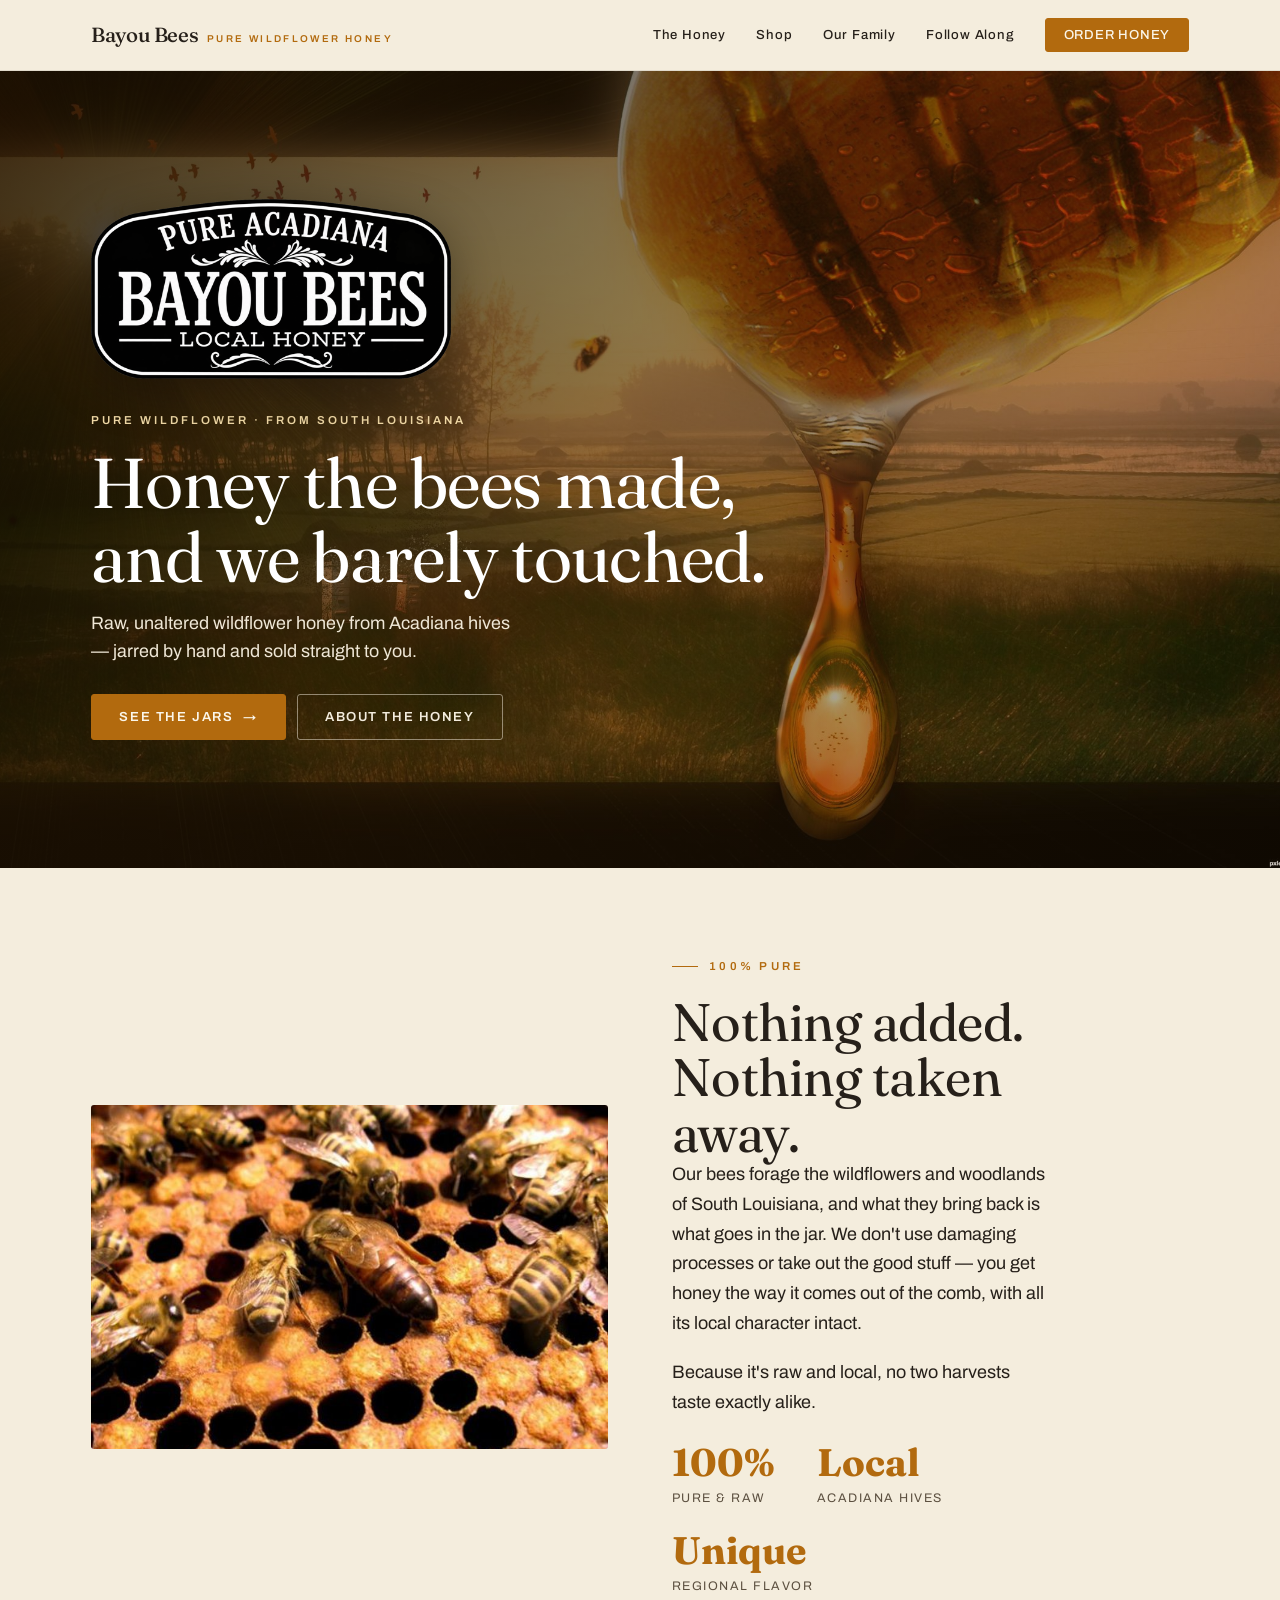
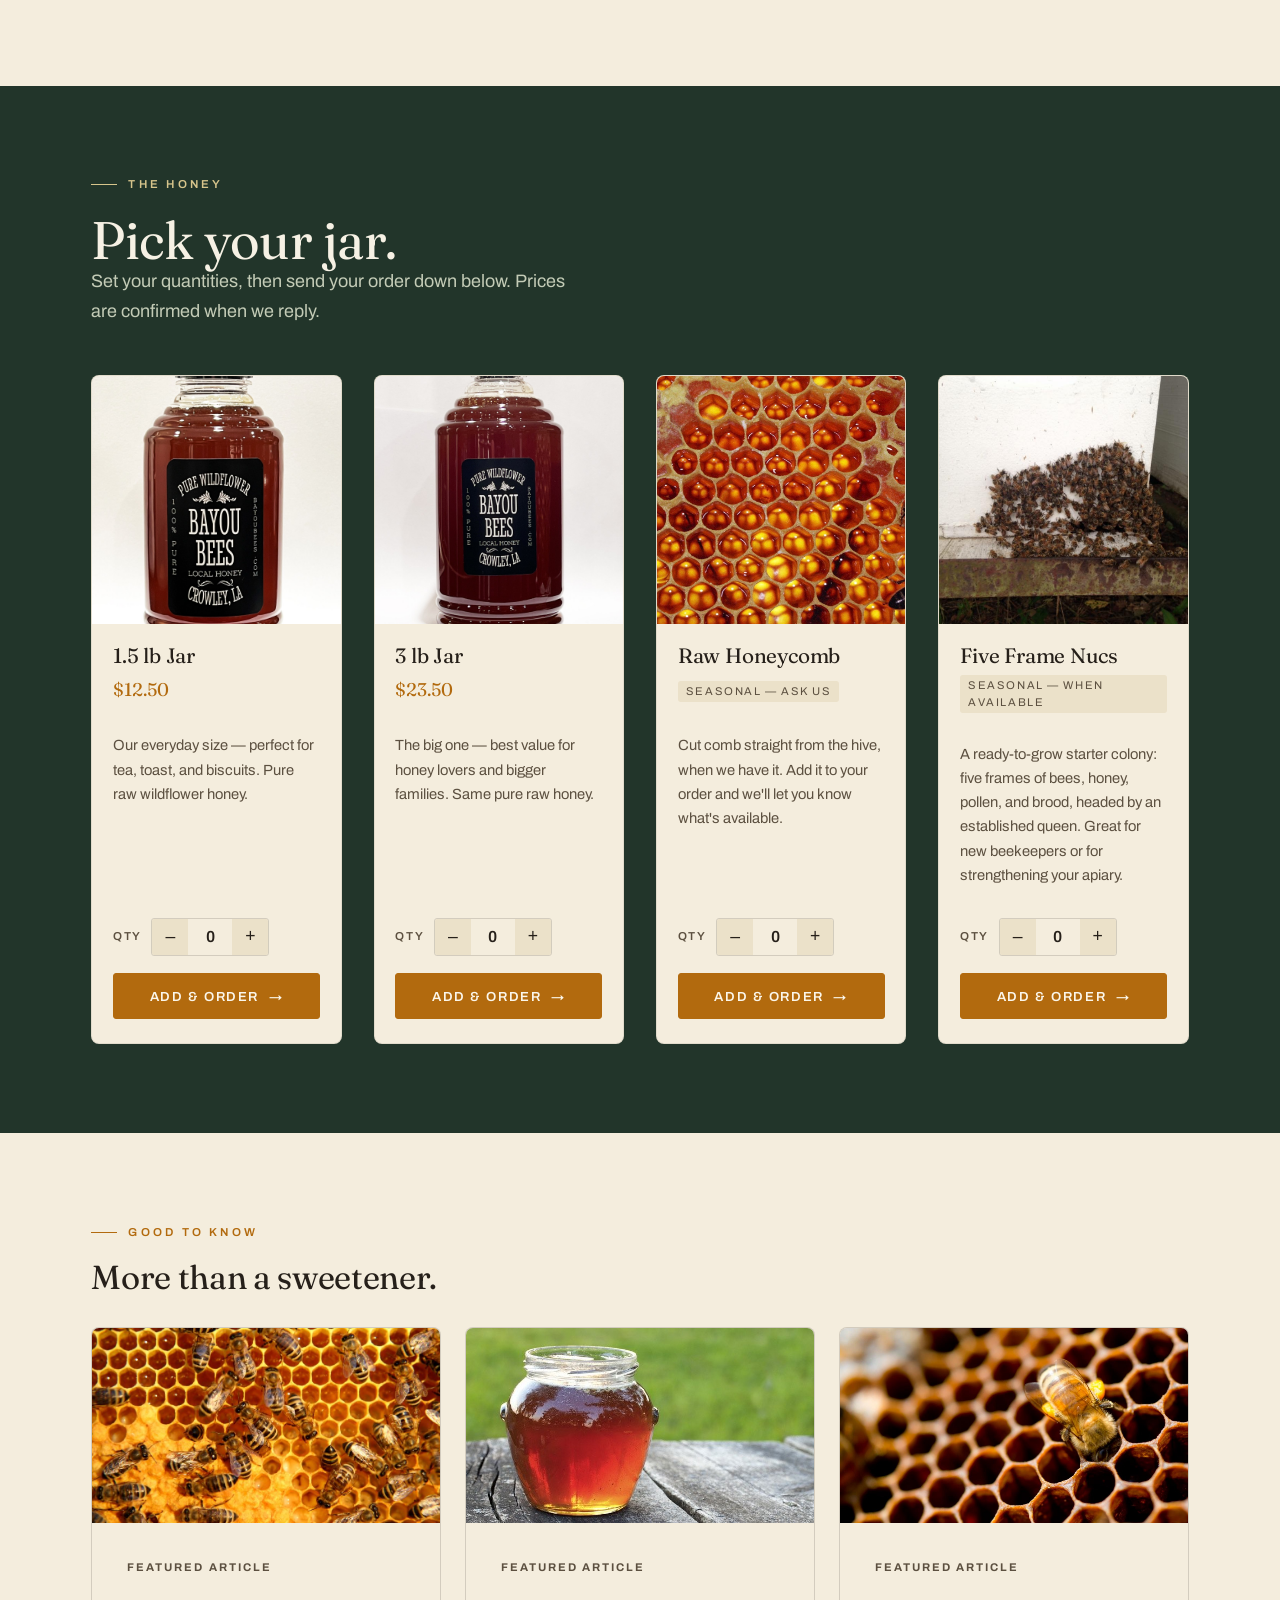
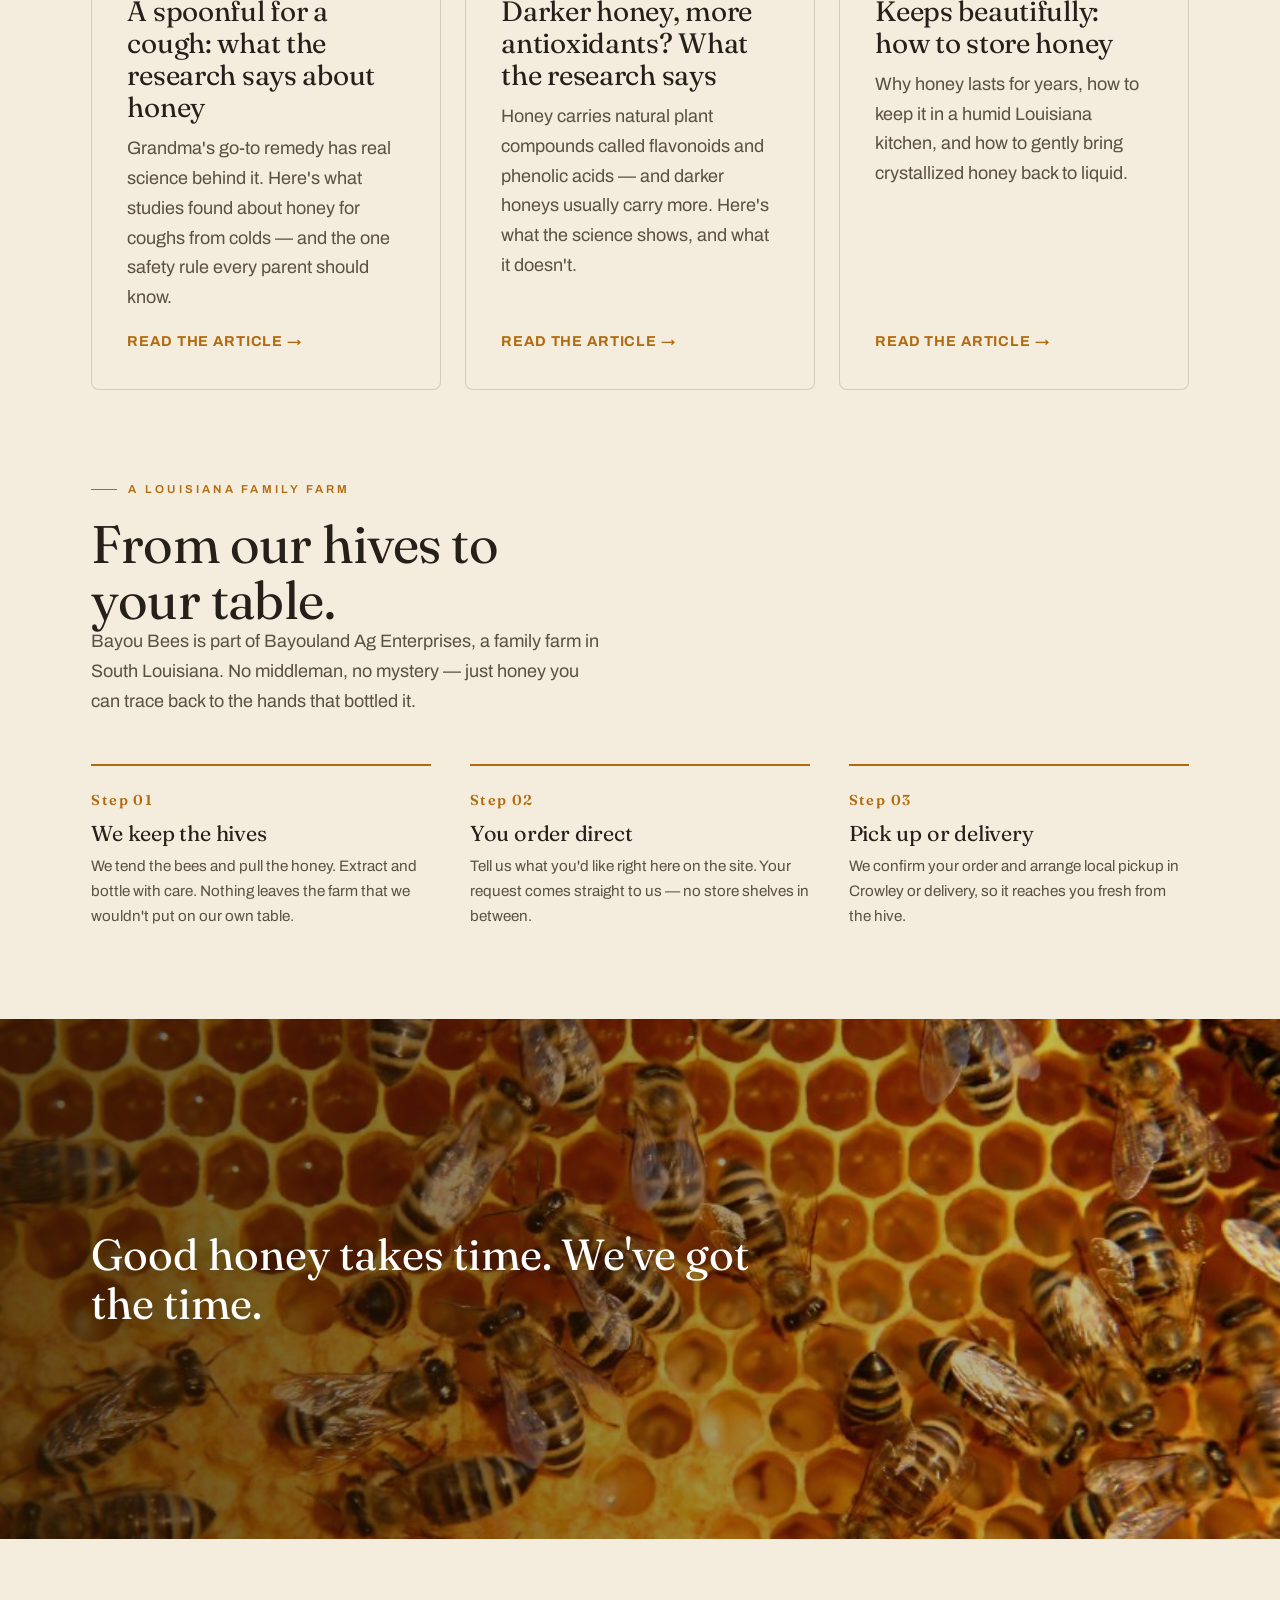
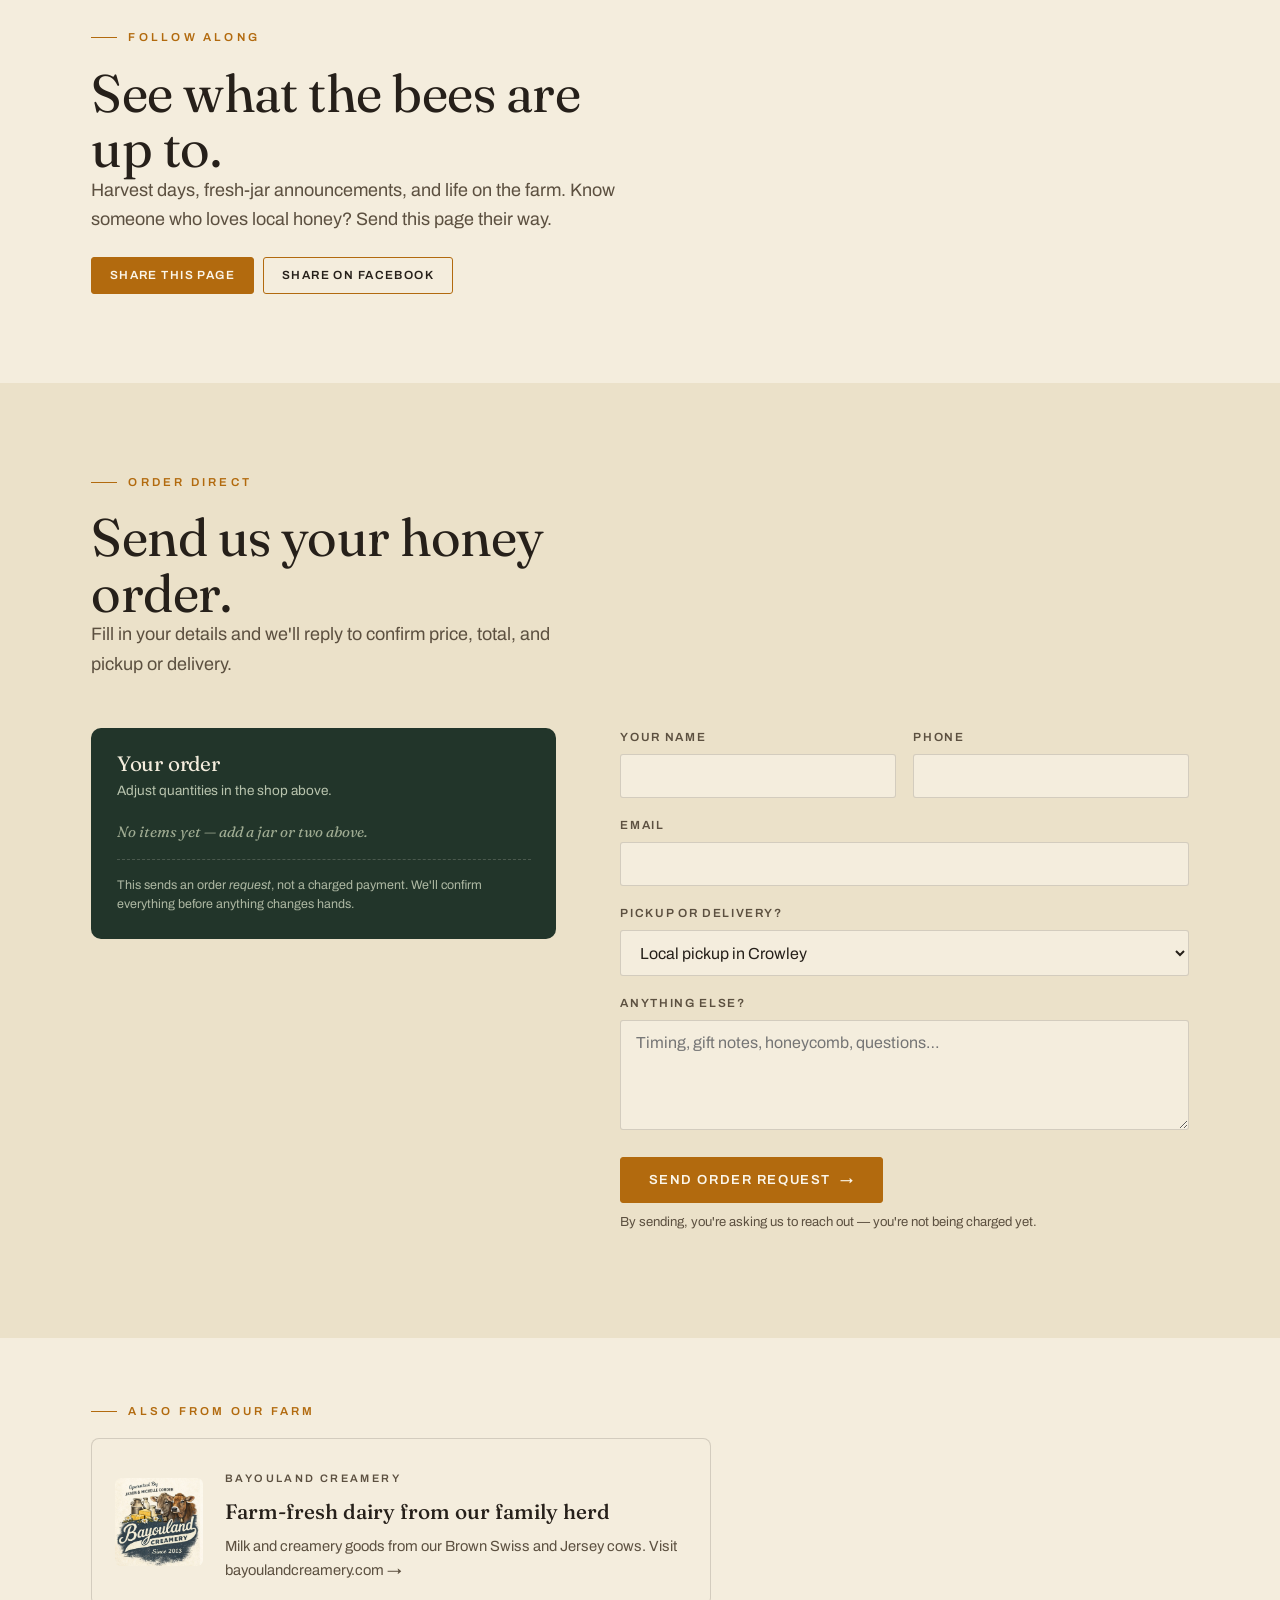
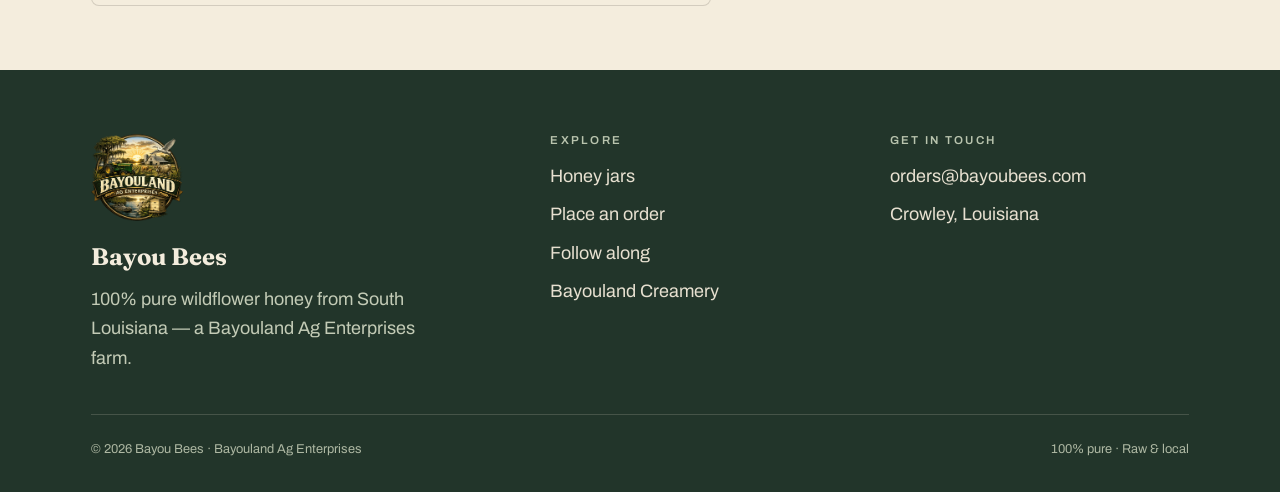
<file: index.html>
<!DOCTYPE html>
<html lang="en">
<head>
<meta charset="UTF-8" />
<meta name="viewport" content="width=device-width, initial-scale=1" />
<title>Bayou Bees — Pure Wildflower Honey · Crowley, LA</title>
<meta name="description" content="Bayou Bees: 100% pure raw wildflower honey from our own hives in Crowley, Louisiana. Order 1.5 lb and 3 lb jars direct from the family farm." />
<link rel="canonical" href="https://bayoubees.com/" />
<meta name="theme-color" content="#B26A0E" />

<!-- Social sharing (Facebook, Instagram DMs, text messages, X, LinkedIn) -->
<meta property="og:type" content="website" />
<meta property="og:site_name" content="Bayou Bees" />
<meta property="og:title" content="Bayou Bees — Pure Wildflower Honey from Crowley, LA" />
<meta property="og:description" content="Raw, unaltered wildflower honey from Acadiana hives — jarred by hand and sold straight to you." />
<meta property="og:url" content="https://bayoubees.com/" />
<meta property="og:image" content="https://bayoubees.com/assets/og-image.jpg" />
<meta property="og:image:width" content="1200" />
<meta property="og:image:height" content="630" />
<meta property="og:image:alt" content="Bayou Bees — Pure Acadiana Local Honey logo over Louisiana fields at sunrise" />
<meta property="og:locale" content="en_US" />
<meta name="twitter:card" content="summary_large_image" />
<meta name="twitter:title" content="Bayou Bees — Pure Wildflower Honey from Crowley, LA" />
<meta name="twitter:description" content="Raw, unaltered wildflower honey from Acadiana hives — sold straight to you." />
<meta name="twitter:image" content="https://bayoubees.com/assets/og-image.jpg" />

<link rel="icon" type="image/png" href="assets/favicon-48.png" />
<link rel="apple-touch-icon" href="assets/apple-touch-icon.png" />
<link rel="preconnect" href="https://fonts.googleapis.com" />
<link rel="preconnect" href="https://fonts.gstatic.com" crossorigin />
<link href="https://fonts.googleapis.com/css2?family=Fraunces:ital,opsz,wght@0,9..144,300..600;1,9..144,300..500&family=Archivo:wght@400;500;600;700&display=swap" rel="stylesheet" />
<link rel="stylesheet" href="styles.css" />

<!-- Helps Google show the business in local results -->
<script type="application/ld+json">
{
  "@context": "https://schema.org",
  "@type": "Store",
  "name": "Bayou Bees",
  "description": "100% pure raw wildflower honey from our own hives in Crowley, Louisiana.",
  "url": "https://bayoubees.com/",
  "logo": "https://bayoubees.com/assets/logo-bayoubees-web.png",
  "image": "https://bayoubees.com/assets/og-image.jpg",
  "email": "orders@bayoubees.com",
  "address": { "@type": "PostalAddress", "addressLocality": "Crowley", "addressRegion": "LA", "addressCountry": "US" },
  "parentOrganization": { "@type": "Organization", "name": "Bayouland Ag Enterprises" }
}
</script>
</head>
<body>
<a class="skip" href="#main">Skip to content</a>

<header class="site-head">
  <div class="wrap">
    <a class="brand" href="./"><b>Bayou Bees</b><span class="tag">Pure&nbsp;Wildflower&nbsp;Honey</span></a>
    <button class="nav-toggle" aria-expanded="false" aria-controls="nav">Menu</button>
    <nav class="nav" id="nav" aria-label="Primary">
      <a href="#about">The Honey</a>
      <a href="#shop">Shop</a>
      <a href="#family">Our Family</a>
      <a href="#follow">Follow Along</a>
      <a href="#order" class="btn">Order honey</a>
    </nav>
  </div>
</header>

<main id="main">

  <!-- HERO -->
  <section class="phero phero--honey">
    <div class="phero__img"><img src="assets/honey-fields.jpg" alt="A drop of honey over Louisiana fields at sunrise" /></div>
    <div class="phero__scrim"></div>
    <div class="wrap">
      <img class="phero__logo phero__logo--wide" src="assets/logo-bayoubees-web.png" alt="Bayou Bees — Pure Acadiana Local Honey" />
      <span class="k">Pure wildflower · From South Louisiana</span>
      <h1>Honey the bees made, and we barely touched.</h1>
      <p class="lead">Raw, unaltered wildflower honey from Acadiana hives — jarred by hand and sold straight to you.</p>
      <div class="cta-row">
        <a class="btn btn--on-dark" href="#shop">See the jars <span class="arw" aria-hidden="true">→</span></a>
        <a class="btn btn--ghost btn--on-dark" href="#about">About the honey</a>
      </div>
    </div>
  </section>

  <!-- ABOUT -->
  <section class="section" id="about">
    <div class="wrap">
      <div class="split reverse">
        <div class="figure figure--wide reveal">
          <img src="assets/honey-queen.jpg" alt="A queen bee among workers on the comb" />
        </div>
        <div class="split__body reveal">
          <p class="eyebrow">100% Pure</p>
          <h2 class="h-lg">Nothing added. Nothing taken away.</h2>
          <p>Our bees forage the wildflowers and woodlands of South Louisiana, and what they bring back is what goes in the jar. We don't use damaging processes or take out the good stuff — you get honey the way it comes out of the comb, with all its local character intact.</p>
          <p>Because it's raw and local, no two harvests taste exactly alike.</p>
          <div class="facts" style="margin-top:1.6rem">
            <div class="fact"><b>100%</b><span>Pure &amp; raw</span></div>
            <div class="fact"><b>Local</b><span>Acadiana hives</span></div>
            <div class="fact"><b>Unique</b><span>Regional flavor</span></div>
          </div>
        </div>
      </div>
    </div>
  </section>

  <!-- PRODUCTS -->
  <section class="section band" id="shop">
    <div class="wrap">
      <div style="max-width:48ch; margin-bottom:clamp(2rem,4vw,3rem)">
        <p class="eyebrow">The honey</p>
        <h2 class="h-lg">Pick your jar.</h2>
        <p class="muted">Set your quantities, then send your order down below. Prices are confirmed when we reply.</p>
      </div>
      <div class="prod-grid">

        <article class="prod prod--photo reveal">
          <div class="prod__img"><img src="assets/product-honey-1-5lb.jpg" alt="1.5 pound jar of Bayou Bees wildflower honey" /></div>
          <div class="prod__body">
            <h3>1.5 lb Jar</h3>
            <p class="price">$12.50</p>
            <p class="desc">Our everyday size — perfect for tea, toast, and biscuits. Pure raw wildflower honey.</p>
            <div class="qty" data-product="honey-1_5" data-name="1.5 lb Honey Jar" data-unit="1.5 lb" data-price="12.50">
              <label>Qty</label>
              <span class="stepper">
                <button type="button" data-act="minus" aria-label="Decrease quantity">–</button>
                <input type="number" value="0" min="0" max="99" aria-label="1.5 lb jar quantity" />
                <button type="button" data-act="plus" aria-label="Increase quantity">+</button>
              </span>
            </div>
            <a class="btn" href="#order" data-add="honey-1_5" style="margin-top:.6rem; justify-content:center">Add &amp; order <span class="arw" aria-hidden="true">→</span></a>
          </div>
        </article>

        <article class="prod prod--photo reveal">
          <div class="prod__img"><img src="assets/product-honey-3lb.jpg" alt="3 pound jar of Bayou Bees wildflower honey" /></div>
          <div class="prod__body">
            <h3>3 lb Jar</h3>
            <p class="price">$23.50</p>
            <p class="desc">The big one — best value for honey lovers and bigger families. Same pure raw honey.</p>
            <div class="qty" data-product="honey-3" data-name="3 lb Honey Jar" data-unit="3 lb" data-price="23.50">
              <label>Qty</label>
              <span class="stepper">
                <button type="button" data-act="minus" aria-label="Decrease quantity">–</button>
                <input type="number" value="0" min="0" max="99" aria-label="3 lb jar quantity" />
                <button type="button" data-act="plus" aria-label="Increase quantity">+</button>
              </span>
            </div>
            <a class="btn" href="#order" data-add="honey-3" style="margin-top:.6rem; justify-content:center">Add &amp; order <span class="arw" aria-hidden="true">→</span></a>
          </div>
        </article>

        <article class="prod prod--photo reveal">
          <div class="prod__img"><img src="assets/honey-cells.jpg" alt="Capped honeycomb" /></div>
          <div class="prod__body">
            <h3>Raw Honeycomb</h3>
            <p class="price"><span class="ph">seasonal — ask us</span></p>
            <p class="desc">Cut comb straight from the hive, when we have it. Add it to your order and we'll let you know what's available.</p>
            <div class="qty" data-product="honey-comb" data-name="Raw Honeycomb" data-unit="seasonal">
              <label>Qty</label>
              <span class="stepper">
                <button type="button" data-act="minus" aria-label="Decrease quantity">–</button>
                <input type="number" value="0" min="0" max="99" aria-label="Honeycomb quantity" />
                <button type="button" data-act="plus" aria-label="Increase quantity">+</button>
              </span>
            </div>
            <a class="btn" href="#order" data-add="honey-comb" style="margin-top:.6rem; justify-content:center">Add &amp; order <span class="arw" aria-hidden="true">→</span></a>
          </div>
        </article>

        <article class="prod prod--photo reveal">
          <div class="prod__img"><img src="assets/product-nuc.jpg" alt="Honeybees clustered at the entrance of one of our hives" /></div>
          <div class="prod__body">
            <h3>Five Frame Nucs</h3>
            <p class="price"><span class="ph">seasonal — when available</span></p>
            <p class="desc">A ready-to-grow starter colony: five frames of bees, honey, pollen, and brood, headed by an established queen. Great for new beekeepers or for strengthening your apiary.</p>
            <div class="qty" data-product="nuc-5" data-name="Five Frame Nuc" data-unit="seasonal">
              <label>Qty</label>
              <span class="stepper">
                <button type="button" data-act="minus" aria-label="Decrease quantity">–</button>
                <input type="number" value="0" min="0" max="99" aria-label="Five frame nuc quantity" />
                <button type="button" data-act="plus" aria-label="Increase quantity">+</button>
              </span>
            </div>
            <a class="btn" href="#order" data-add="nuc-5" style="margin-top:.6rem; justify-content:center">Add &amp; order <span class="arw" aria-hidden="true">→</span></a>
          </div>
        </article>

      </div>
    </div>
  </section>

  <!-- USES STRIP -->
  <section class="section" id="good-to-know">
    <div class="wrap">
      <div style="max-width:46ch; margin-bottom:2rem">
        <p class="eyebrow">Good to know</p>
        <h2 class="h-md">More than a sweetener.</h2>
      </div>
      <!-- Featured articles -->
      <div class="features" style="margin-top:0">
        <a class="feature reveal" href="honey-for-coughs.html">
          <img src="assets/honey-bees-comb.jpg" alt="Honeybees working on the comb" />
          <div class="feature__body">
            <p class="feature__tag">Featured article</p>
            <h3>A spoonful for a cough: what the research says about honey</h3>
            <p>Grandma's go-to remedy has real science behind it. Here's what studies found about honey for coughs from colds — and the one safety rule every parent should know.</p>
            <span class="feature__more">Read the article →</span>
          </div>
        </a>
        <a class="feature reveal" href="honey-antioxidants.html">
          <img src="assets/honey-jar-wood.jpg" alt="A jar of dark amber honey on a wooden table" />
          <div class="feature__body">
            <p class="feature__tag">Featured article</p>
            <h3>Darker honey, more antioxidants? What the research says</h3>
            <p>Honey carries natural plant compounds called flavonoids and phenolic acids — and darker honeys usually carry more. Here's what the science shows, and what it doesn't.</p>
            <span class="feature__more">Read the article →</span>
          </div>
        </a>
        <a class="feature reveal" href="honey-storage.html">
          <img src="assets/honey-bee-macro.jpg" alt="A honeybee working on a honeycomb" />
          <div class="feature__body">
            <p class="feature__tag">Featured article</p>
            <h3>Keeps beautifully: how to store honey</h3>
            <p>Why honey lasts for years, how to keep it in a humid Louisiana kitchen, and how to gently bring crystallized honey back to liquid.</p>
            <span class="feature__more">Read the article →</span>
          </div>
        </a>
      </div>
    </div>
  </section>

  <!-- FAMILY / HOW IT WORKS -->
  <section class="section" id="family" style="padding-top:0">
    <div class="wrap">
      <div style="max-width:52ch; margin-bottom:clamp(2rem,4vw,3rem)">
        <p class="eyebrow">A Louisiana family farm</p>
        <h2 class="h-lg">From our hives to your table.</h2>
        <p class="muted">Bayou Bees is part of Bayouland Ag Enterprises, a family farm in South Louisiana. No middleman, no mystery — just honey you can trace back to the hands that bottled it.</p>
      </div>
      <div class="steps">
        <div class="step reveal">
          <span class="num">Step 01</span>
          <h3>We keep the hives</h3>
          <p>We tend the bees and pull the honey. Extract and bottle with care. Nothing leaves the farm that we wouldn't put on our own table.</p>
        </div>
        <div class="step reveal">
          <span class="num">Step 02</span>
          <h3>You order direct</h3>
          <p>Tell us what you'd like right here on the site. Your request comes straight to us — no store shelves in between.</p>
        </div>
        <div class="step reveal">
          <span class="num">Step 03</span>
          <h3>Pick up or delivery</h3>
          <p>We confirm your order and arrange local pickup in Crowley or delivery, so it reaches you fresh from the hive.</p>
        </div>
      </div>
    </div>
  </section>

  <!-- CLOSING IMAGE -->
  <section class="bleed tint-honey">
    <img src="assets/honey-bees-comb.jpg" alt="Close-up of bees on honeycomb" />
    <div class="overlay">
      <div class="wrap">
        <p class="q">Good honey takes time. We've got the time.</p>
      </div>
    </div>
  </section>

  <!-- FOLLOW ALONG -->
  <section class="section" id="follow">
    <div class="wrap">
      <div class="follow">
        <div>
          <p class="eyebrow">Follow along</p>
          <h2 class="h-lg">See what the bees are up to.</h2>
          <p class="muted">Harvest days, fresh-jar announcements, and life on the farm. Know someone who loves local honey? Send this page their way.</p>
          <div class="share-row">
            <button type="button" class="btn" data-share data-share-title="Bayou Bees — Pure Wildflower Honey" data-share-text="Raw local honey from Crowley, LA — order direct from the farm.">Share this page</button>
            <a class="btn btn--ghost" target="_blank" rel="noopener" href="https://www.facebook.com/sharer/sharer.php?u=https%3A%2F%2Fbayoubees.com%2F">Share on Facebook</a>
          </div>
        </div>
        <!-- Replace YOUR_... with your real page addresses; unset links stay hidden. -->
        <ul class="social" data-social-group>
          <li><a data-social href="https://www.facebook.com/YOUR_FACEBOOK_PAGE" target="_blank" rel="noopener">Facebook <span>Follow →</span></a></li>
          <li><a data-social href="https://www.instagram.com/YOUR_INSTAGRAM" target="_blank" rel="noopener">Instagram <span>Follow →</span></a></li>
          <li><a data-social href="https://www.tiktok.com/@YOUR_TIKTOK" target="_blank" rel="noopener">TikTok <span>Follow →</span></a></li>
        </ul>
      </div>
    </div>
  </section>

  <!-- ORDER -->
  <section class="section order" id="order">
    <div class="wrap">
      <div style="max-width:48ch; margin-bottom:clamp(2rem,4vw,3rem)">
        <p class="eyebrow">Order direct</p>
        <h2 class="h-lg">Send us your honey order.</h2>
        <p class="muted">Fill in your details and we'll reply to confirm price, total, and pickup or delivery.</p>
      </div>

      <div class="order__grid">
        <aside class="summary" aria-label="Your order">
          <h3>Your order</h3>
          <p class="sub">Adjust quantities in the shop above.</p>
          <ul id="summary-list"><li class="empty">No items yet — add a jar or two above.</li></ul>
          <p class="note">This sends an order <em>request</em>, not a charged payment. We'll confirm everything before anything changes hands.</p>
        </aside>

        <form id="order-form"
              data-endpoint="https://formspree.io/f/YOUR_FORM_ID"
              data-fallback-email="orders@bayoubees.com"
              method="POST" novalidate>
          <input type="hidden" name="_subject" value="New Bayou Bees honey order" />
          <input type="hidden" name="order_items" id="order-items" value="" />
          <input type="hidden" name="farm" value="Bayou Bees (honey)" />
          <input type="text" name="_gotcha" tabindex="-1" autocomplete="off" style="position:absolute;left:-9999px" aria-hidden="true" />

          <div class="field-row">
            <div class="field">
              <label for="name">Your name</label>
              <input id="name" name="name" type="text" required autocomplete="name" />
            </div>
            <div class="field">
              <label for="phone">Phone</label>
              <input id="phone" name="phone" type="tel" autocomplete="tel" />
            </div>
          </div>
          <div class="field">
            <label for="email">Email</label>
            <input id="email" name="email" type="email" required autocomplete="email" />
          </div>
          <div class="field">
            <label for="fulfillment">Pickup or delivery?</label>
            <select id="fulfillment" name="fulfillment">
              <option>Local pickup in Crowley</option>
              <option>Local delivery (if available)</option>
              <option>Not sure — let's talk</option>
            </select>
          </div>
          <div class="field">
            <label for="notes">Anything else?</label>
            <textarea id="notes" name="notes" placeholder="Timing, gift notes, honeycomb, questions…"></textarea>
          </div>
          <button class="btn" type="submit">Send order request <span class="arw" aria-hidden="true">→</span></button>
          <p class="form-note">By sending, you're asking us to reach out — you're not being charged yet.</p>
          <p class="form-status" id="form-status" role="status" aria-live="polite"></p>
        </form>
      </div>
    </div>
  </section>

  <!-- SISTER BRAND -->
  <section class="section section--tight">
    <div class="wrap">
      <p class="eyebrow">Also from our farm</p>
      <a class="sister" href="https://bayoulandcreamery.com">
        <img src="assets/sister-creamery.jpg" alt="Bayouland Creamery logo" />
        <div>
          <small>Bayouland Creamery</small>
          <b>Farm-fresh dairy from our family herd</b>
          <p>Milk and creamery goods from our Brown Swiss and Jersey cows. Visit bayoulandcreamery.com →</p>
        </div>
      </a>
    </div>
  </section>

</main>

<footer class="site-foot">
  <div class="wrap">
    <div class="foot-grid">
      <div class="fbrand">
        <img class="fbrand__logo" src="assets/logo-bayouland-sm.png" alt="Bayouland Ag Enterprises" />
        <b>Bayou Bees</b>
        <p style="color:#C3CBB6; max-width:34ch">100% pure wildflower honey from South Louisiana — a Bayouland Ag Enterprises farm.</p>
      </div>
      <div>
        <h4>Explore</h4>
        <ul>
          <li><a href="#shop">Honey jars</a></li>
          <li><a href="#order">Place an order</a></li>
          <li><a href="#follow">Follow along</a></li>
          <li><a href="https://bayoulandcreamery.com">Bayouland Creamery</a></li>
        </ul>
      </div>
      <div>
        <h4>Get in touch</h4>
        <ul>
          <li><a href="mailto:orders@bayoubees.com">orders@bayoubees.com</a></li>
          <li>Crowley, Louisiana</li>
          <li><a data-social href="https://www.facebook.com/YOUR_FACEBOOK_PAGE" target="_blank" rel="noopener">Facebook</a></li>
          <li><a data-social href="https://www.instagram.com/YOUR_INSTAGRAM" target="_blank" rel="noopener">Instagram</a></li>
        </ul>
      </div>
    </div>
    <div class="foot-bottom">
      <span>© <span id="year">2026</span> Bayou Bees · Bayouland Ag Enterprises</span>
      <span>100% pure · Raw &amp; local</span>
    </div>
  </div>
</footer>

<script src="site.js"></script>
</body>
</html>
</file>
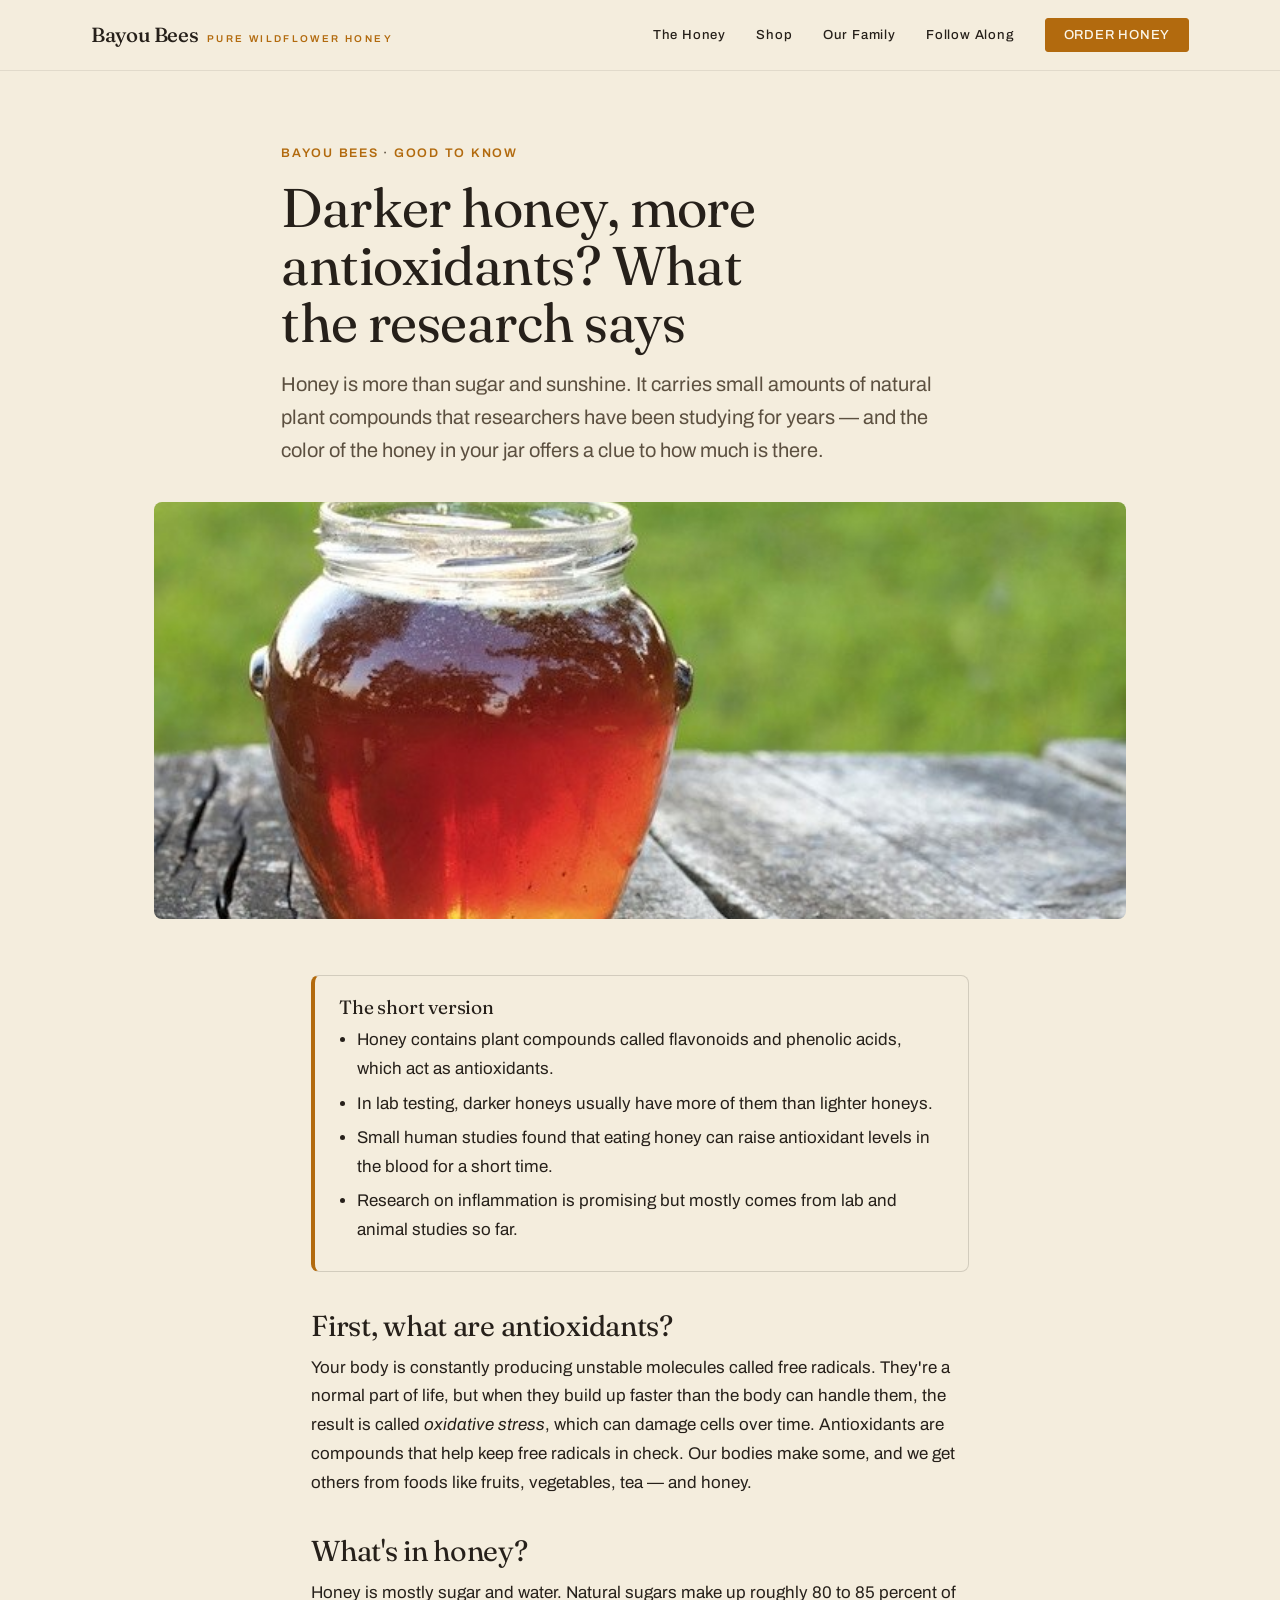
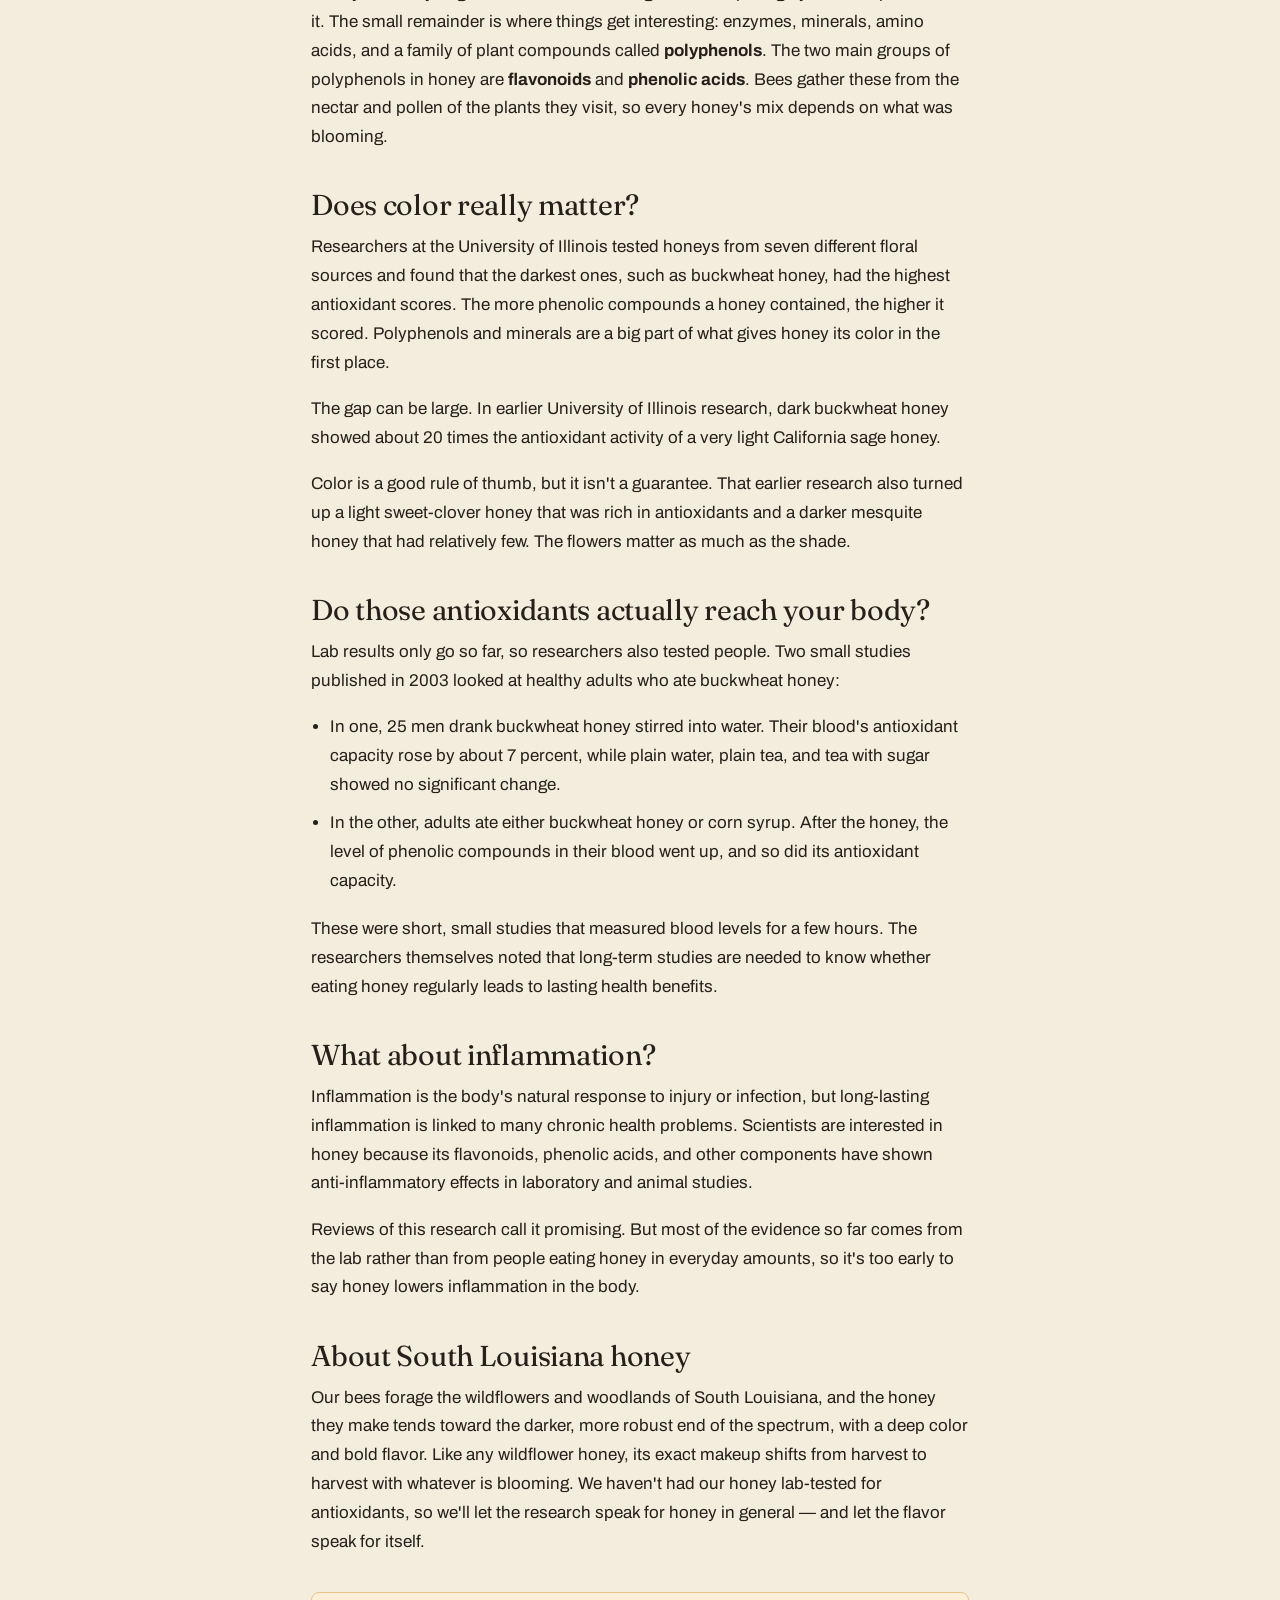
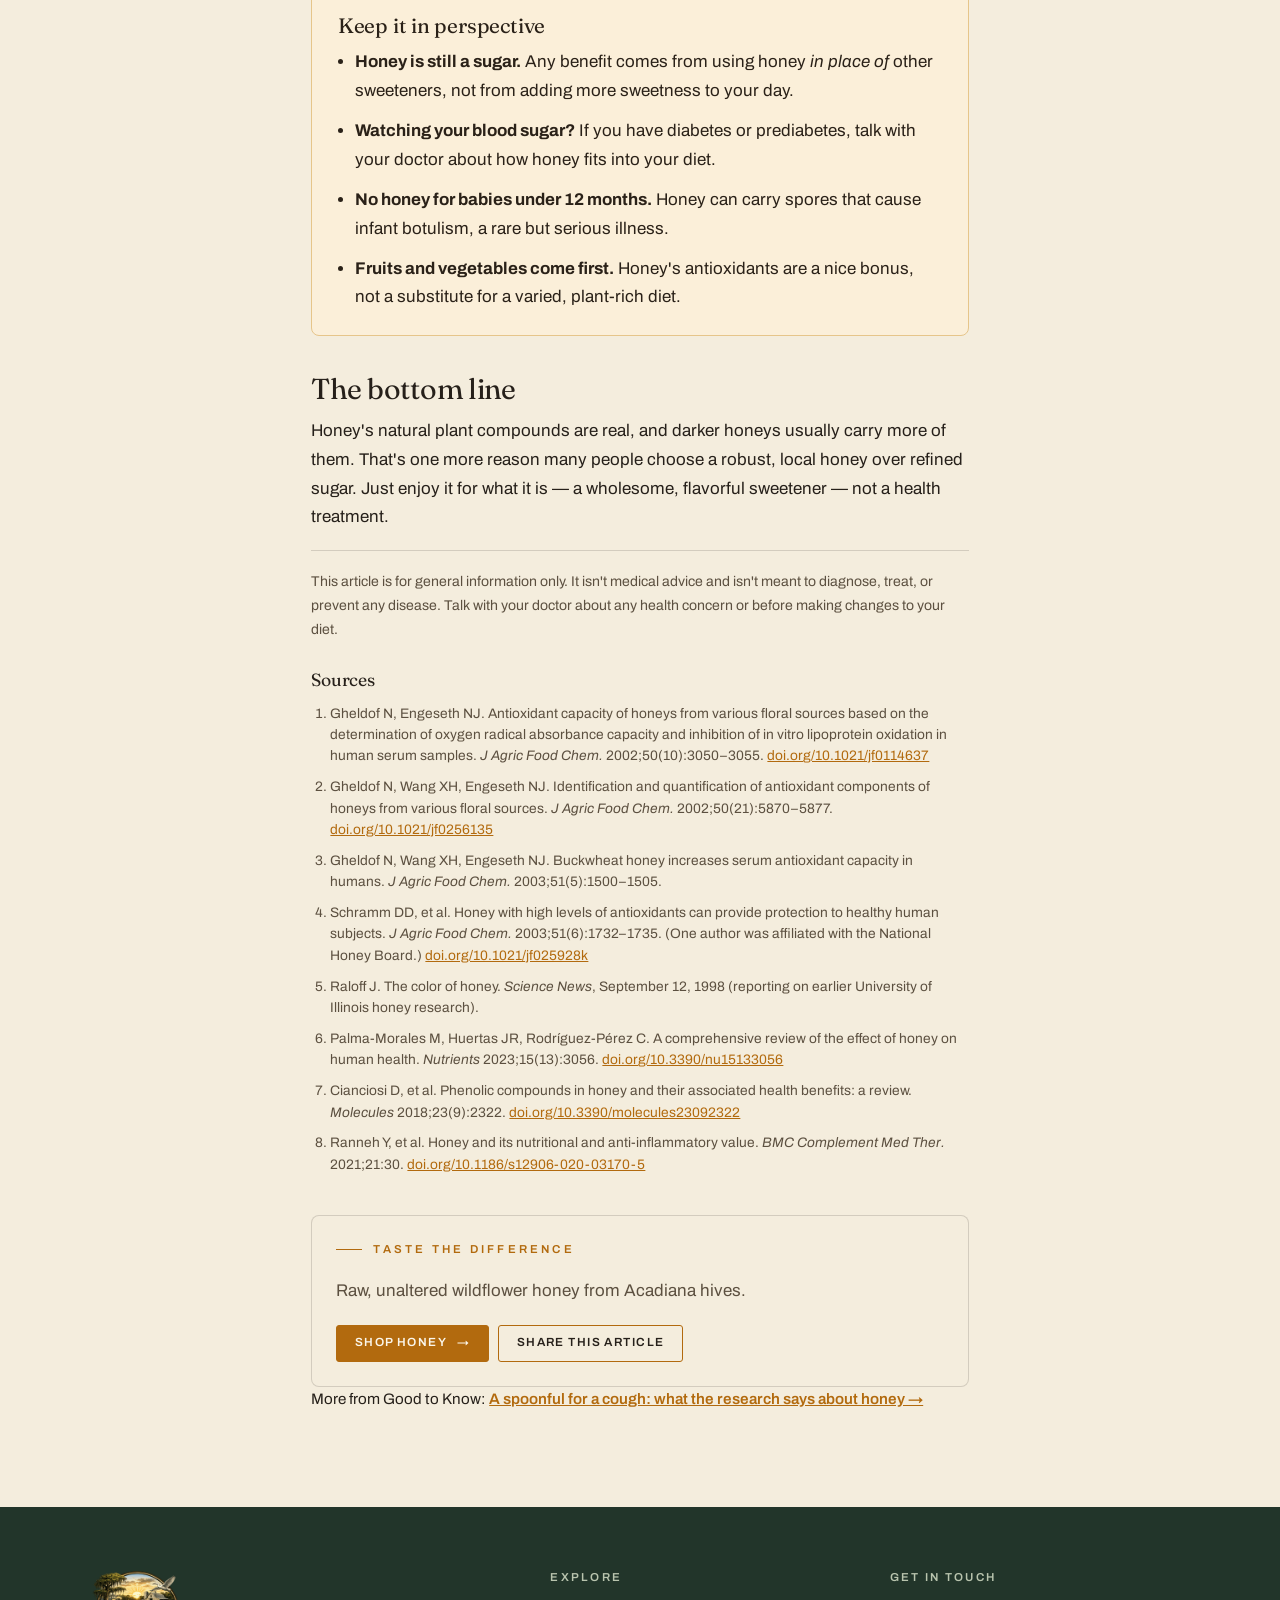
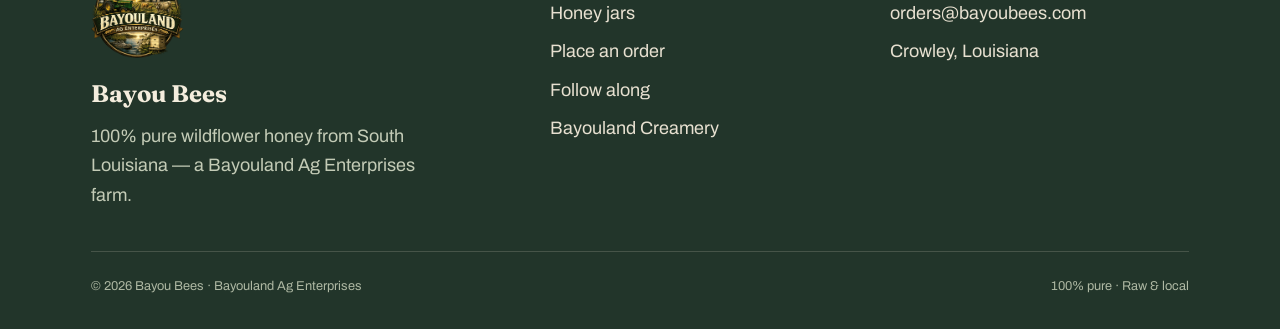
<file: honey-antioxidants.html>
<!DOCTYPE html>
<html lang="en">
<head>
<meta charset="UTF-8" />
<meta name="viewport" content="width=device-width, initial-scale=1" />
<title>Darker Honey, More Antioxidants? What the Research Says — Bayou Bees</title>
<meta name="description" content="What are the antioxidants in honey, why darker honeys usually have more of them, and what research does and doesn't show about antioxidants and inflammation." />
<link rel="canonical" href="https://bayoubees.com/honey-antioxidants.html" />
<meta name="theme-color" content="#B26A0E" />

<!-- Social sharing -->
<meta property="og:type" content="article" />
<meta property="og:site_name" content="Bayou Bees" />
<meta property="og:title" content="Darker Honey, More Antioxidants? What the Research Says" />
<meta property="og:description" content="Honey carries natural plant compounds called flavonoids and phenolic acids — and darker honeys usually carry more. Here's what the science shows, and what it doesn't." />
<meta property="og:url" content="https://bayoubees.com/honey-antioxidants.html" />
<meta property="og:image" content="https://bayoubees.com/assets/og-honey-antioxidants.jpg" />
<meta property="og:image:width" content="1200" />
<meta property="og:image:height" content="630" />
<meta property="og:image:alt" content="A jar of dark amber honey, with the headline Darker Honey, More Antioxidants?" />
<meta property="og:locale" content="en_US" />
<meta name="twitter:card" content="summary_large_image" />
<meta name="twitter:title" content="Darker Honey, More Antioxidants? What the Research Says" />
<meta name="twitter:description" content="Why darker honeys usually carry more antioxidants — and what the science does and doesn't show." />
<meta name="twitter:image" content="https://bayoubees.com/assets/og-honey-antioxidants.jpg" />

<link rel="icon" type="image/png" href="assets/favicon-48.png" />
<link rel="apple-touch-icon" href="assets/apple-touch-icon.png" />
<link rel="preconnect" href="https://fonts.googleapis.com" />
<link rel="preconnect" href="https://fonts.gstatic.com" crossorigin />
<link href="https://fonts.googleapis.com/css2?family=Fraunces:ital,opsz,wght@0,9..144,300..600;1,9..144,300..500&family=Archivo:wght@400;500;600;700&display=swap" rel="stylesheet" />
<link rel="stylesheet" href="styles.css" />

<script type="application/ld+json">
{
  "@context": "https://schema.org",
  "@type": "Article",
  "headline": "Darker Honey, More Antioxidants? What the Research Says",
  "image": "https://bayoubees.com/assets/og-honey-antioxidants.jpg",
  "datePublished": "2026-11-27",
  "author": { "@type": "Organization", "name": "Bayou Bees" },
  "publisher": { "@type": "Organization", "name": "Bayou Bees", "logo": { "@type": "ImageObject", "url": "https://bayoubees.com/assets/logo-bayoubees-web.png" } },
  "mainEntityOfPage": "https://bayoubees.com/honey-antioxidants.html"
}
</script>
</head>
<body>
<a class="skip" href="#main">Skip to content</a>

<header class="site-head">
  <div class="wrap">
    <a class="brand" href="./"><b>Bayou Bees</b><span class="tag">Pure&nbsp;Wildflower&nbsp;Honey</span></a>
    <button class="nav-toggle" aria-expanded="false" aria-controls="nav">Menu</button>
    <nav class="nav" id="nav" aria-label="Primary">
      <a href="./#about">The Honey</a>
      <a href="./#shop">Shop</a>
      <a href="./#family">Our Family</a>
      <a href="./#follow">Follow Along</a>
      <a href="./#order" class="btn">Order honey</a>
    </nav>
  </div>
</header>

<main id="main">
  <article class="post">
    <header class="post__head">
      <div class="wrap">
        <p class="post__crumb"><a href="./">Bayou Bees</a> · <a href="./#good-to-know">Good to know</a></p>
        <h1>Darker honey, more antioxidants? What the research says</h1>
        <p class="post__dek">Honey is more than sugar and sunshine. It carries small amounts of natural plant compounds that researchers have been studying for years — and the color of the honey in your jar offers a clue to how much is there.</p>
      </div>
    </header>

    <figure class="post__hero">
      <img src="assets/honey-jar-wood.jpg" alt="A jar of dark amber honey on a weathered wooden table" />
    </figure>

    <div class="wrap post__body">

      <aside class="post__keypoints" aria-label="Key points">
        <h2>The short version</h2>
        <ul>
          <li>Honey contains plant compounds called flavonoids and phenolic acids, which act as antioxidants.</li>
          <li>In lab testing, darker honeys usually have more of them than lighter honeys.</li>
          <li>Small human studies found that eating honey can raise antioxidant levels in the blood for a short time.</li>
          <li>Research on inflammation is promising but mostly comes from lab and animal studies so far.</li>
        </ul>
      </aside>

      <h2>First, what are antioxidants?</h2>
      <p>Your body is constantly producing unstable molecules called free radicals. They're a normal part of life, but when they build up faster than the body can handle them, the result is called <em>oxidative stress</em>, which can damage cells over time. Antioxidants are compounds that help keep free radicals in check. Our bodies make some, and we get others from foods like fruits, vegetables, tea — and honey.</p>

      <h2>What's in honey?</h2>
      <p>Honey is mostly sugar and water. Natural sugars make up roughly 80 to 85 percent of it. The small remainder is where things get interesting: enzymes, minerals, amino acids, and a family of plant compounds called <strong>polyphenols</strong>. The two main groups of polyphenols in honey are <strong>flavonoids</strong> and <strong>phenolic acids</strong>. Bees gather these from the nectar and pollen of the plants they visit, so every honey's mix depends on what was blooming.</p>

      <h2>Does color really matter?</h2>
      <p>Researchers at the University of Illinois tested honeys from seven different floral sources and found that the darkest ones, such as buckwheat honey, had the highest antioxidant scores. The more phenolic compounds a honey contained, the higher it scored. Polyphenols and minerals are a big part of what gives honey its color in the first place.</p>
      <p>The gap can be large. In earlier University of Illinois research, dark buckwheat honey showed about 20 times the antioxidant activity of a very light California sage honey.</p>
      <p>Color is a good rule of thumb, but it isn't a guarantee. That earlier research also turned up a light sweet-clover honey that was rich in antioxidants and a darker mesquite honey that had relatively few. The flowers matter as much as the shade.</p>

      <h2>Do those antioxidants actually reach your body?</h2>
      <p>Lab results only go so far, so researchers also tested people. Two small studies published in 2003 looked at healthy adults who ate buckwheat honey:</p>
      <ul class="post__list">
        <li>In one, 25 men drank buckwheat honey stirred into water. Their blood's antioxidant capacity rose by about 7 percent, while plain water, plain tea, and tea with sugar showed no significant change.</li>
        <li>In the other, adults ate either buckwheat honey or corn syrup. After the honey, the level of phenolic compounds in their blood went up, and so did its antioxidant capacity.</li>
      </ul>
      <p>These were short, small studies that measured blood levels for a few hours. The researchers themselves noted that long-term studies are needed to know whether eating honey regularly leads to lasting health benefits.</p>

      <h2>What about inflammation?</h2>
      <p>Inflammation is the body's natural response to injury or infection, but long-lasting inflammation is linked to many chronic health problems. Scientists are interested in honey because its flavonoids, phenolic acids, and other components have shown anti-inflammatory effects in laboratory and animal studies.</p>
      <p>Reviews of this research call it promising. But most of the evidence so far comes from the lab rather than from people eating honey in everyday amounts, so it's too early to say honey lowers inflammation in the body.</p>

      <h2>About South Louisiana honey</h2>
      <p>Our bees forage the wildflowers and woodlands of South Louisiana, and the honey they make tends toward the darker, more robust end of the spectrum, with a deep color and bold flavor. Like any wildflower honey, its exact makeup shifts from harvest to harvest with whatever is blooming. We haven't had our honey lab-tested for antioxidants, so we'll let the research speak for honey in general — and let the flavor speak for itself.</p>

      <div class="post__warn" role="note">
        <h2>Keep it in perspective</h2>
        <ul>
          <li><strong>Honey is still a sugar.</strong> Any benefit comes from using honey <em>in place of</em> other sweeteners, not from adding more sweetness to your day.</li>
          <li><strong>Watching your blood sugar?</strong> If you have diabetes or prediabetes, talk with your doctor about how honey fits into your diet.</li>
          <li><strong>No honey for babies under 12 months.</strong> Honey can carry spores that cause infant botulism, a rare but serious illness.</li>
          <li><strong>Fruits and vegetables come first.</strong> Honey's antioxidants are a nice bonus, not a substitute for a varied, plant-rich diet.</li>
        </ul>
      </div>

      <h2>The bottom line</h2>
      <p>Honey's natural plant compounds are real, and darker honeys usually carry more of them. That's one more reason many people choose a robust, local honey over refined sugar. Just enjoy it for what it is — a wholesome, flavorful sweetener — not a health treatment.</p>

      <p class="post__disclaimer">This article is for general information only. It isn't medical advice and isn't meant to diagnose, treat, or prevent any disease. Talk with your doctor about any health concern or before making changes to your diet.</p>

      <section class="post__sources" aria-labelledby="sources-h">
        <h2 id="sources-h">Sources</h2>
        <ol>
          <li>Gheldof N, Engeseth NJ. Antioxidant capacity of honeys from various floral sources based on the determination of oxygen radical absorbance capacity and inhibition of in vitro lipoprotein oxidation in human serum samples. <em>J Agric Food Chem.</em> 2002;50(10):3050–3055. <a href="https://doi.org/10.1021/jf0114637" target="_blank" rel="noopener">doi.org/10.1021/jf0114637</a></li>
          <li>Gheldof N, Wang XH, Engeseth NJ. Identification and quantification of antioxidant components of honeys from various floral sources. <em>J Agric Food Chem.</em> 2002;50(21):5870–5877. <a href="https://doi.org/10.1021/jf0256135" target="_blank" rel="noopener">doi.org/10.1021/jf0256135</a></li>
          <li>Gheldof N, Wang XH, Engeseth NJ. Buckwheat honey increases serum antioxidant capacity in humans. <em>J Agric Food Chem.</em> 2003;51(5):1500–1505.</li>
          <li>Schramm DD, et al. Honey with high levels of antioxidants can provide protection to healthy human subjects. <em>J Agric Food Chem.</em> 2003;51(6):1732–1735. (One author was affiliated with the National Honey Board.) <a href="https://doi.org/10.1021/jf025928k" target="_blank" rel="noopener">doi.org/10.1021/jf025928k</a></li>
          <li>Raloff J. The color of honey. <em>Science News</em>, September 12, 1998 (reporting on earlier University of Illinois honey research).</li>
          <li>Palma-Morales M, Huertas JR, Rodríguez-Pérez C. A comprehensive review of the effect of honey on human health. <em>Nutrients</em> 2023;15(13):3056. <a href="https://doi.org/10.3390/nu15133056" target="_blank" rel="noopener">doi.org/10.3390/nu15133056</a></li>
          <li>Cianciosi D, et al. Phenolic compounds in honey and their associated health benefits: a review. <em>Molecules</em> 2018;23(9):2322. <a href="https://doi.org/10.3390/molecules23092322" target="_blank" rel="noopener">doi.org/10.3390/molecules23092322</a></li>
          <li>Ranneh Y, et al. Honey and its nutritional and anti-inflammatory value. <em>BMC Complement Med Ther.</em> 2021;21:30. <a href="https://doi.org/10.1186/s12906-020-03170-5" target="_blank" rel="noopener">doi.org/10.1186/s12906-020-03170-5</a></li>
        </ol>
      </section>

      <div class="post__end">
        <div>
          <p class="eyebrow">Taste the difference</p>
          <p class="muted" style="margin:0">Raw, unaltered wildflower honey from Acadiana hives.</p>
        </div>
        <div class="share-row" style="margin:0">
          <a class="btn" href="./#shop">Shop honey <span class="arw" aria-hidden="true">→</span></a>
          <button type="button" class="btn btn--ghost" data-share data-share-title="Darker Honey, More Antioxidants? — Bayou Bees" data-share-text="What the research says about antioxidants in honey.">Share this article</button>
        </div>
      </div>

      <p class="post__more">More from Good to Know: <a href="honey-for-coughs.html">A spoonful for a cough: what the research says about honey →</a></p>

    </div>
  </article>
</main>

<footer class="site-foot">
  <div class="wrap">
    <div class="foot-grid">
      <div class="fbrand">
        <img class="fbrand__logo" src="assets/logo-bayouland-sm.png" alt="Bayouland Ag Enterprises" />
        <b>Bayou Bees</b>
        <p style="color:#C3CBB6; max-width:34ch">100% pure wildflower honey from South Louisiana — a Bayouland Ag Enterprises farm.</p>
      </div>
      <div>
        <h4>Explore</h4>
        <ul>
          <li><a href="./#shop">Honey jars</a></li>
          <li><a href="./#order">Place an order</a></li>
          <li><a href="./#follow">Follow along</a></li>
          <li><a href="https://bayoulandcreamery.com">Bayouland Creamery</a></li>
        </ul>
      </div>
      <div>
        <h4>Get in touch</h4>
        <ul>
          <li><a href="mailto:orders@bayoubees.com">orders@bayoubees.com</a></li>
          <li>Crowley, Louisiana</li>
          <li><a data-social href="https://www.facebook.com/YOUR_FACEBOOK_PAGE" target="_blank" rel="noopener">Facebook</a></li>
          <li><a data-social href="https://www.instagram.com/YOUR_INSTAGRAM" target="_blank" rel="noopener">Instagram</a></li>
        </ul>
      </div>
    </div>
    <div class="foot-bottom">
      <span>© <span id="year">2026</span> Bayou Bees · Bayouland Ag Enterprises</span>
      <span>100% pure · Raw &amp; local</span>
    </div>
  </div>
</footer>

<script src="site.js"></script>
</body>
</html>
</file>
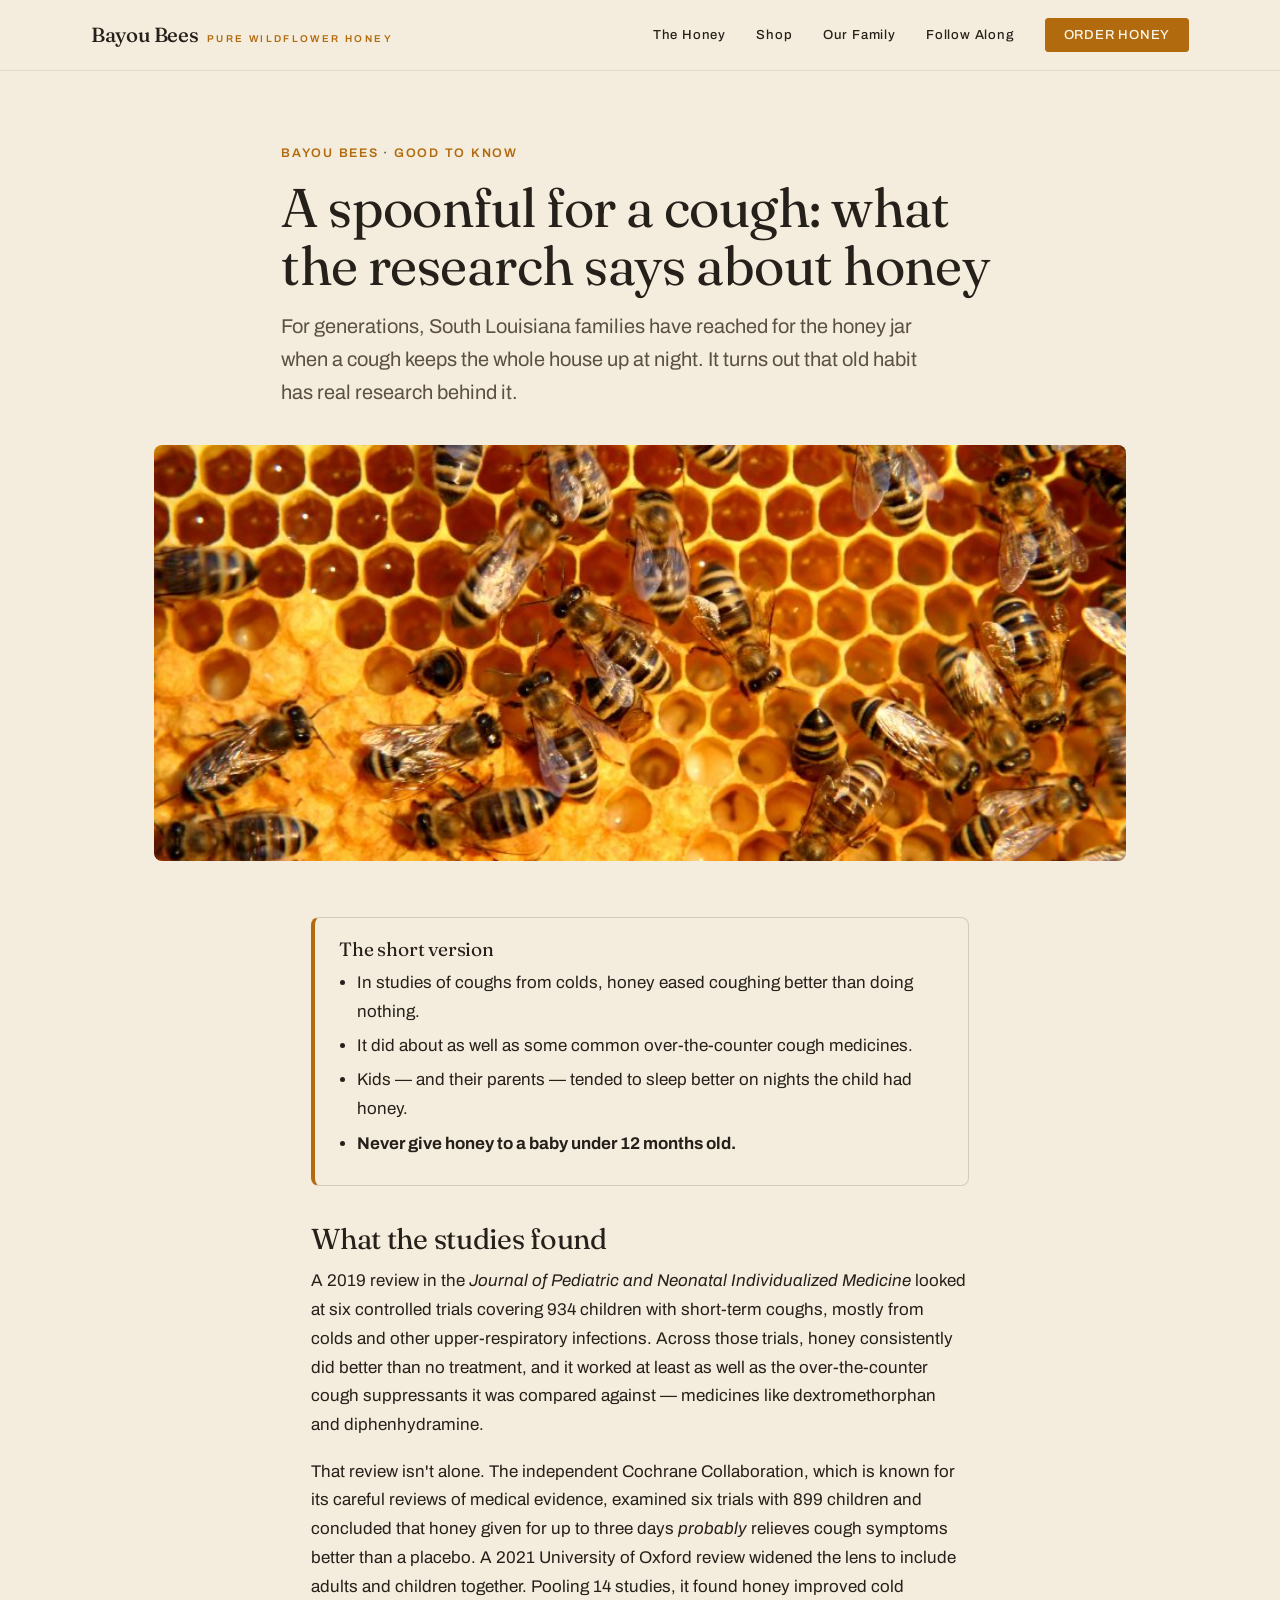
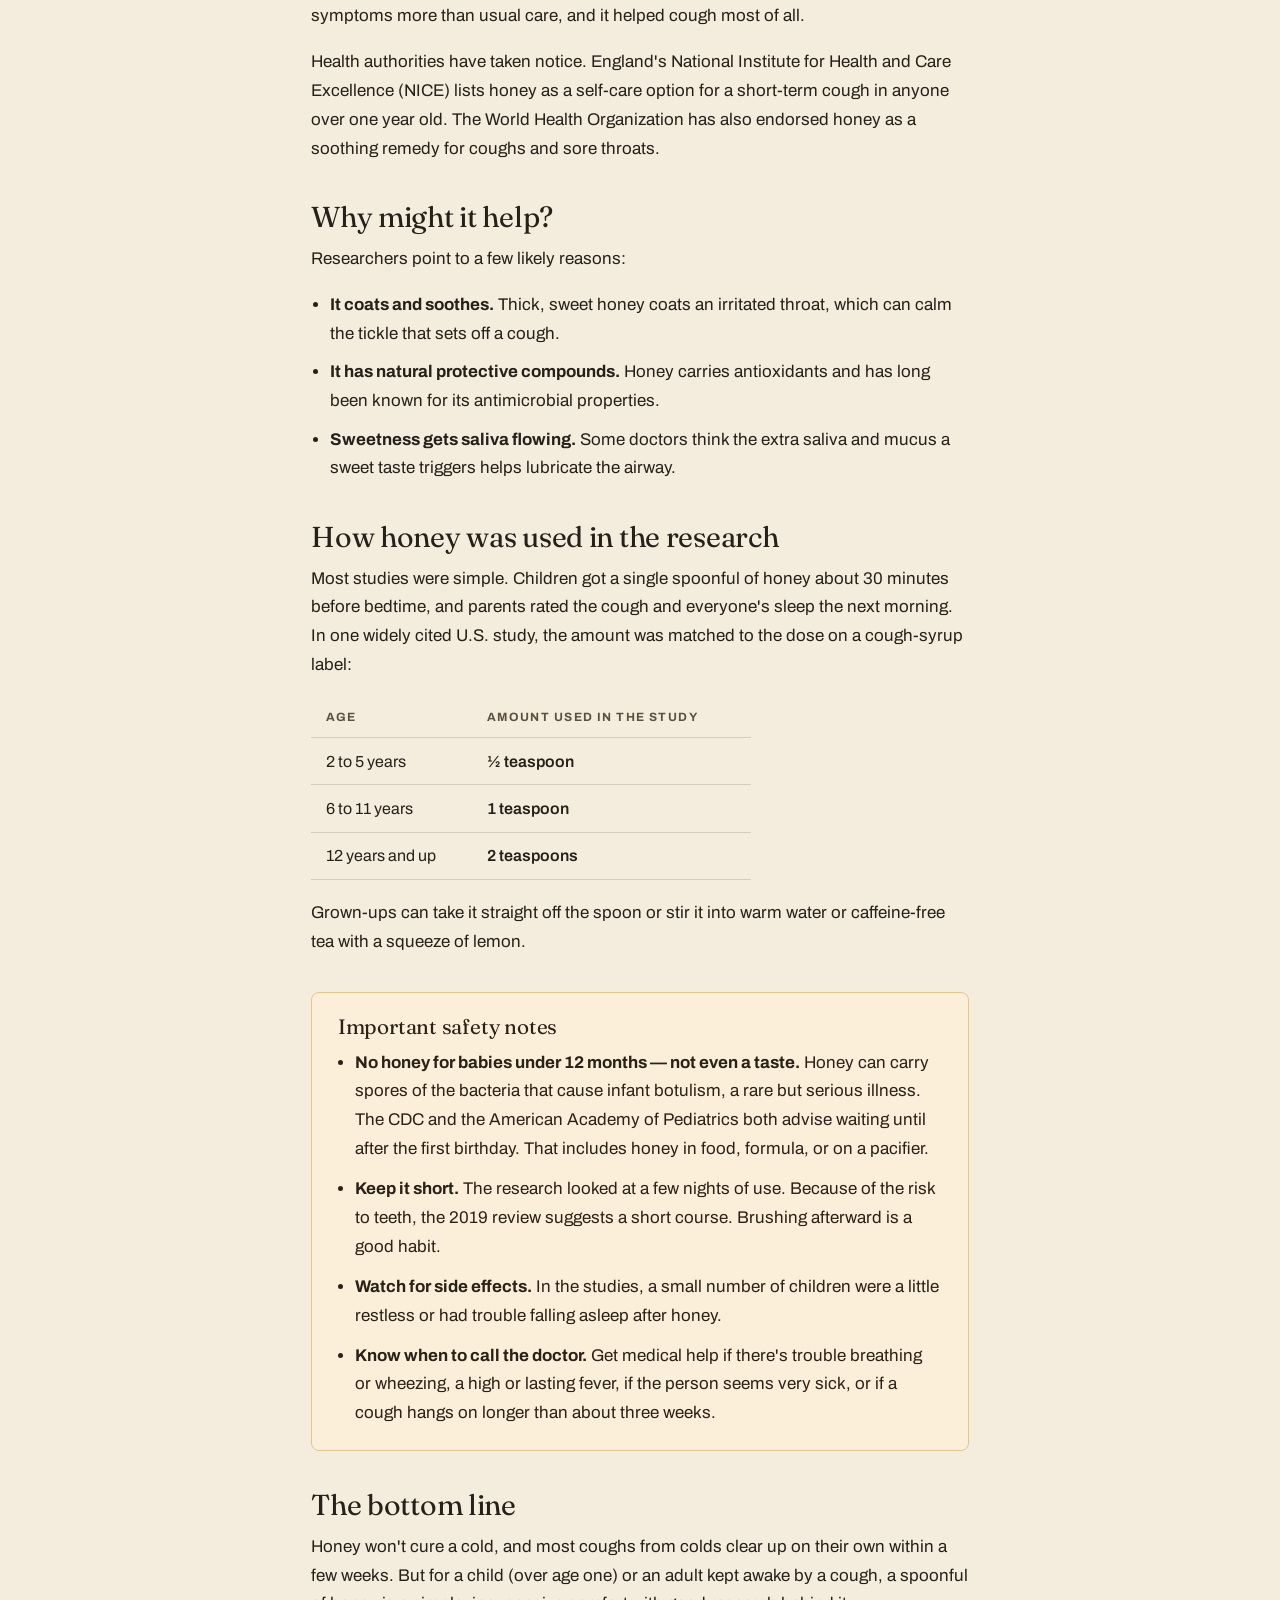
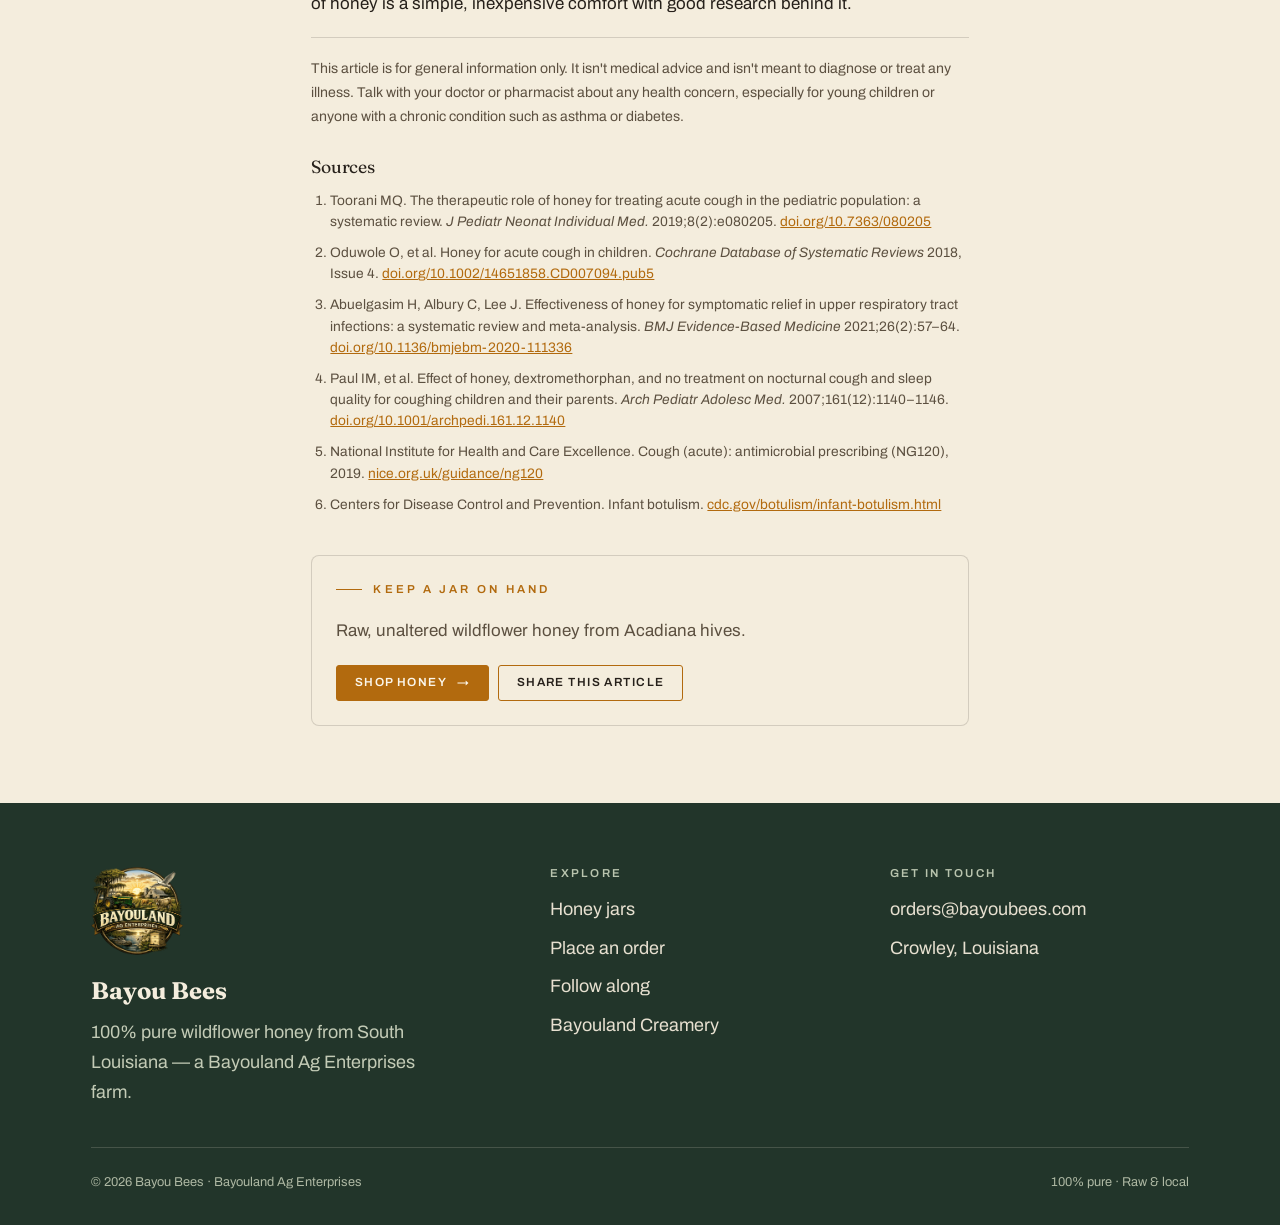
<file: honey-for-coughs.html>
<!DOCTYPE html>
<html lang="en">
<head>
<meta charset="UTF-8" />
<meta name="viewport" content="width=device-width, initial-scale=1" />
<title>A Spoonful for a Cough: What Research Says About Honey — Bayou Bees</title>
<meta name="description" content="Can honey calm a cough? A plain-language look at the research on honey for coughs from colds, how it was used in studies, and important safety notes." />
<link rel="canonical" href="https://bayoubees.com/honey-for-coughs.html" />
<meta name="theme-color" content="#B26A0E" />

<!-- Social sharing -->
<meta property="og:type" content="article" />
<meta property="og:site_name" content="Bayou Bees" />
<meta property="og:title" content="A Spoonful for a Cough: What Research Says About Honey" />
<meta property="og:description" content="Grandma's remedy has real research behind it. Here's what studies found about honey for coughs from colds — and the one rule every parent should know." />
<meta property="og:url" content="https://bayoubees.com/honey-for-coughs.html" />
<meta property="og:image" content="https://bayoubees.com/assets/og-honey-cough.jpg" />
<meta property="og:image:width" content="1200" />
<meta property="og:image:height" content="630" />
<meta property="og:image:alt" content="Honeybees on the comb, with the headline A Spoonful for a Cough" />
<meta property="og:locale" content="en_US" />
<meta name="twitter:card" content="summary_large_image" />
<meta name="twitter:title" content="A Spoonful for a Cough: What Research Says About Honey" />
<meta name="twitter:description" content="What studies found about honey for coughs from colds — plus important safety notes." />
<meta name="twitter:image" content="https://bayoubees.com/assets/og-honey-cough.jpg" />

<link rel="icon" type="image/png" href="assets/favicon-48.png" />
<link rel="apple-touch-icon" href="assets/apple-touch-icon.png" />
<link rel="preconnect" href="https://fonts.googleapis.com" />
<link rel="preconnect" href="https://fonts.gstatic.com" crossorigin />
<link href="https://fonts.googleapis.com/css2?family=Fraunces:ital,opsz,wght@0,9..144,300..600;1,9..144,300..500&family=Archivo:wght@400;500;600;700&display=swap" rel="stylesheet" />
<link rel="stylesheet" href="styles.css" />

<script type="application/ld+json">
{
  "@context": "https://schema.org",
  "@type": "Article",
  "headline": "A Spoonful for a Cough: What Research Says About Honey",
  "image": "https://bayoubees.com/assets/og-honey-cough.jpg",
  "datePublished": "2026-11-27",
  "author": { "@type": "Organization", "name": "Bayou Bees" },
  "publisher": { "@type": "Organization", "name": "Bayou Bees", "logo": { "@type": "ImageObject", "url": "https://bayoubees.com/assets/logo-bayoubees-web.png" } },
  "mainEntityOfPage": "https://bayoubees.com/honey-for-coughs.html"
}
</script>
</head>
<body>
<a class="skip" href="#main">Skip to content</a>

<header class="site-head">
  <div class="wrap">
    <a class="brand" href="./"><b>Bayou Bees</b><span class="tag">Pure&nbsp;Wildflower&nbsp;Honey</span></a>
    <button class="nav-toggle" aria-expanded="false" aria-controls="nav">Menu</button>
    <nav class="nav" id="nav" aria-label="Primary">
      <a href="./#about">The Honey</a>
      <a href="./#shop">Shop</a>
      <a href="./#family">Our Family</a>
      <a href="./#follow">Follow Along</a>
      <a href="./#order" class="btn">Order honey</a>
    </nav>
  </div>
</header>

<main id="main">
  <article class="post">
    <header class="post__head">
      <div class="wrap">
        <p class="post__crumb"><a href="./">Bayou Bees</a> · <a href="./#good-to-know">Good to know</a></p>
        <h1>A spoonful for a cough: what the research says about honey</h1>
        <p class="post__dek">For generations, South Louisiana families have reached for the honey jar when a cough keeps the whole house up at night. It turns out that old habit has real research behind it.</p>
      </div>
    </header>

    <figure class="post__hero">
      <img src="assets/honey-bees-comb.jpg" alt="Honeybees working on the comb" />
    </figure>

    <div class="wrap post__body">

      <aside class="post__keypoints" aria-label="Key points">
        <h2>The short version</h2>
        <ul>
          <li>In studies of coughs from colds, honey eased coughing better than doing nothing.</li>
          <li>It did about as well as some common over-the-counter cough medicines.</li>
          <li>Kids — and their parents — tended to sleep better on nights the child had honey.</li>
          <li><strong>Never give honey to a baby under 12 months old.</strong></li>
        </ul>
      </aside>

      <h2>What the studies found</h2>
      <p>A 2019 review in the <em>Journal of Pediatric and Neonatal Individualized Medicine</em> looked at six controlled trials covering 934 children with short-term coughs, mostly from colds and other upper-respiratory infections. Across those trials, honey consistently did better than no treatment, and it worked at least as well as the over-the-counter cough suppressants it was compared against — medicines like dextromethorphan and diphenhydramine.</p>
      <p>That review isn't alone. The independent Cochrane Collaboration, which is known for its careful reviews of medical evidence, examined six trials with 899 children and concluded that honey given for up to three days <em>probably</em> relieves cough symptoms better than a placebo. A 2021 University of Oxford review widened the lens to include adults and children together. Pooling 14 studies, it found honey improved cold symptoms more than usual care, and it helped cough most of all.</p>
      <p>Health authorities have taken notice. England's National Institute for Health and Care Excellence (NICE) lists honey as a self-care option for a short-term cough in anyone over one year old. The World Health Organization has also endorsed honey as a soothing remedy for coughs and sore throats.</p>

      <h2>Why might it help?</h2>
      <p>Researchers point to a few likely reasons:</p>
      <ul class="post__list">
        <li><strong>It coats and soothes.</strong> Thick, sweet honey coats an irritated throat, which can calm the tickle that sets off a cough.</li>
        <li><strong>It has natural protective compounds.</strong> Honey carries antioxidants and has long been known for its antimicrobial properties.</li>
        <li><strong>Sweetness gets saliva flowing.</strong> Some doctors think the extra saliva and mucus a sweet taste triggers helps lubricate the airway.</li>
      </ul>

      <h2>How honey was used in the research</h2>
      <p>Most studies were simple. Children got a single spoonful of honey about 30 minutes before bedtime, and parents rated the cough and everyone's sleep the next morning. In one widely cited U.S. study, the amount was matched to the dose on a cough-syrup label:</p>
      <table class="post__table">
        <thead><tr><th>Age</th><th>Amount used in the study</th></tr></thead>
        <tbody>
          <tr><td>2 to 5 years</td><td>½ teaspoon</td></tr>
          <tr><td>6 to 11 years</td><td>1 teaspoon</td></tr>
          <tr><td>12 years and up</td><td>2 teaspoons</td></tr>
        </tbody>
      </table>
      <p>Grown-ups can take it straight off the spoon or stir it into warm water or caffeine-free tea with a squeeze of lemon.</p>

      <div class="post__warn" role="note">
        <h2>Important safety notes</h2>
        <ul>
          <li><strong>No honey for babies under 12 months — not even a taste.</strong> Honey can carry spores of the bacteria that cause infant botulism, a rare but serious illness. The CDC and the American Academy of Pediatrics both advise waiting until after the first birthday. That includes honey in food, formula, or on a pacifier.</li>
          <li><strong>Keep it short.</strong> The research looked at a few nights of use. Because of the risk to teeth, the 2019 review suggests a short course. Brushing afterward is a good habit.</li>
          <li><strong>Watch for side effects.</strong> In the studies, a small number of children were a little restless or had trouble falling asleep after honey.</li>
          <li><strong>Know when to call the doctor.</strong> Get medical help if there's trouble breathing or wheezing, a high or lasting fever, if the person seems very sick, or if a cough hangs on longer than about three weeks.</li>
        </ul>
      </div>

      <h2>The bottom line</h2>
      <p>Honey won't cure a cold, and most coughs from colds clear up on their own within a few weeks. But for a child (over age one) or an adult kept awake by a cough, a spoonful of honey is a simple, inexpensive comfort with good research behind it.</p>

      <p class="post__disclaimer">This article is for general information only. It isn't medical advice and isn't meant to diagnose or treat any illness. Talk with your doctor or pharmacist about any health concern, especially for young children or anyone with a chronic condition such as asthma or diabetes.</p>

      <section class="post__sources" aria-labelledby="sources-h">
        <h2 id="sources-h">Sources</h2>
        <ol>
          <li>Toorani MQ. The therapeutic role of honey for treating acute cough in the pediatric population: a systematic review. <em>J Pediatr Neonat Individual Med.</em> 2019;8(2):e080205. <a href="https://doi.org/10.7363/080205" target="_blank" rel="noopener">doi.org/10.7363/080205</a></li>
          <li>Oduwole O, et al. Honey for acute cough in children. <em>Cochrane Database of Systematic Reviews</em> 2018, Issue 4. <a href="https://doi.org/10.1002/14651858.CD007094.pub5" target="_blank" rel="noopener">doi.org/10.1002/14651858.CD007094.pub5</a></li>
          <li>Abuelgasim H, Albury C, Lee J. Effectiveness of honey for symptomatic relief in upper respiratory tract infections: a systematic review and meta-analysis. <em>BMJ Evidence-Based Medicine</em> 2021;26(2):57–64. <a href="https://doi.org/10.1136/bmjebm-2020-111336" target="_blank" rel="noopener">doi.org/10.1136/bmjebm-2020-111336</a></li>
          <li>Paul IM, et al. Effect of honey, dextromethorphan, and no treatment on nocturnal cough and sleep quality for coughing children and their parents. <em>Arch Pediatr Adolesc Med.</em> 2007;161(12):1140–1146. <a href="https://doi.org/10.1001/archpedi.161.12.1140" target="_blank" rel="noopener">doi.org/10.1001/archpedi.161.12.1140</a></li>
          <li>National Institute for Health and Care Excellence. Cough (acute): antimicrobial prescribing (NG120), 2019. <a href="https://www.nice.org.uk/guidance/ng120" target="_blank" rel="noopener">nice.org.uk/guidance/ng120</a></li>
          <li>Centers for Disease Control and Prevention. Infant botulism. <a href="https://www.cdc.gov/botulism/infant-botulism.html" target="_blank" rel="noopener">cdc.gov/botulism/infant-botulism.html</a></li>
        </ol>
      </section>

      <div class="post__end">
        <div>
          <p class="eyebrow">Keep a jar on hand</p>
          <p class="muted" style="margin:0">Raw, unaltered wildflower honey from Acadiana hives.</p>
        </div>
        <div class="share-row" style="margin:0">
          <a class="btn" href="./#shop">Shop honey <span class="arw" aria-hidden="true">→</span></a>
          <button type="button" class="btn btn--ghost" data-share data-share-title="A Spoonful for a Cough — Bayou Bees" data-share-text="What research says about honey for coughs from colds.">Share this article</button>
        </div>
      </div>

    </div>
  </article>
</main>

<footer class="site-foot">
  <div class="wrap">
    <div class="foot-grid">
      <div class="fbrand">
        <img class="fbrand__logo" src="assets/logo-bayouland-sm.png" alt="Bayouland Ag Enterprises" />
        <b>Bayou Bees</b>
        <p style="color:#C3CBB6; max-width:34ch">100% pure wildflower honey from South Louisiana — a Bayouland Ag Enterprises farm.</p>
      </div>
      <div>
        <h4>Explore</h4>
        <ul>
          <li><a href="./#shop">Honey jars</a></li>
          <li><a href="./#order">Place an order</a></li>
          <li><a href="./#follow">Follow along</a></li>
          <li><a href="https://bayoulandcreamery.com">Bayouland Creamery</a></li>
        </ul>
      </div>
      <div>
        <h4>Get in touch</h4>
        <ul>
          <li><a href="mailto:orders@bayoubees.com">orders@bayoubees.com</a></li>
          <li>Crowley, Louisiana</li>
          <li><a data-social href="https://www.facebook.com/YOUR_FACEBOOK_PAGE" target="_blank" rel="noopener">Facebook</a></li>
          <li><a data-social href="https://www.instagram.com/YOUR_INSTAGRAM" target="_blank" rel="noopener">Instagram</a></li>
        </ul>
      </div>
    </div>
    <div class="foot-bottom">
      <span>© <span id="year">2026</span> Bayou Bees · Bayouland Ag Enterprises</span>
      <span>100% pure · Raw &amp; local</span>
    </div>
  </div>
</footer>

<script src="site.js"></script>
</body>
</html>
</file>
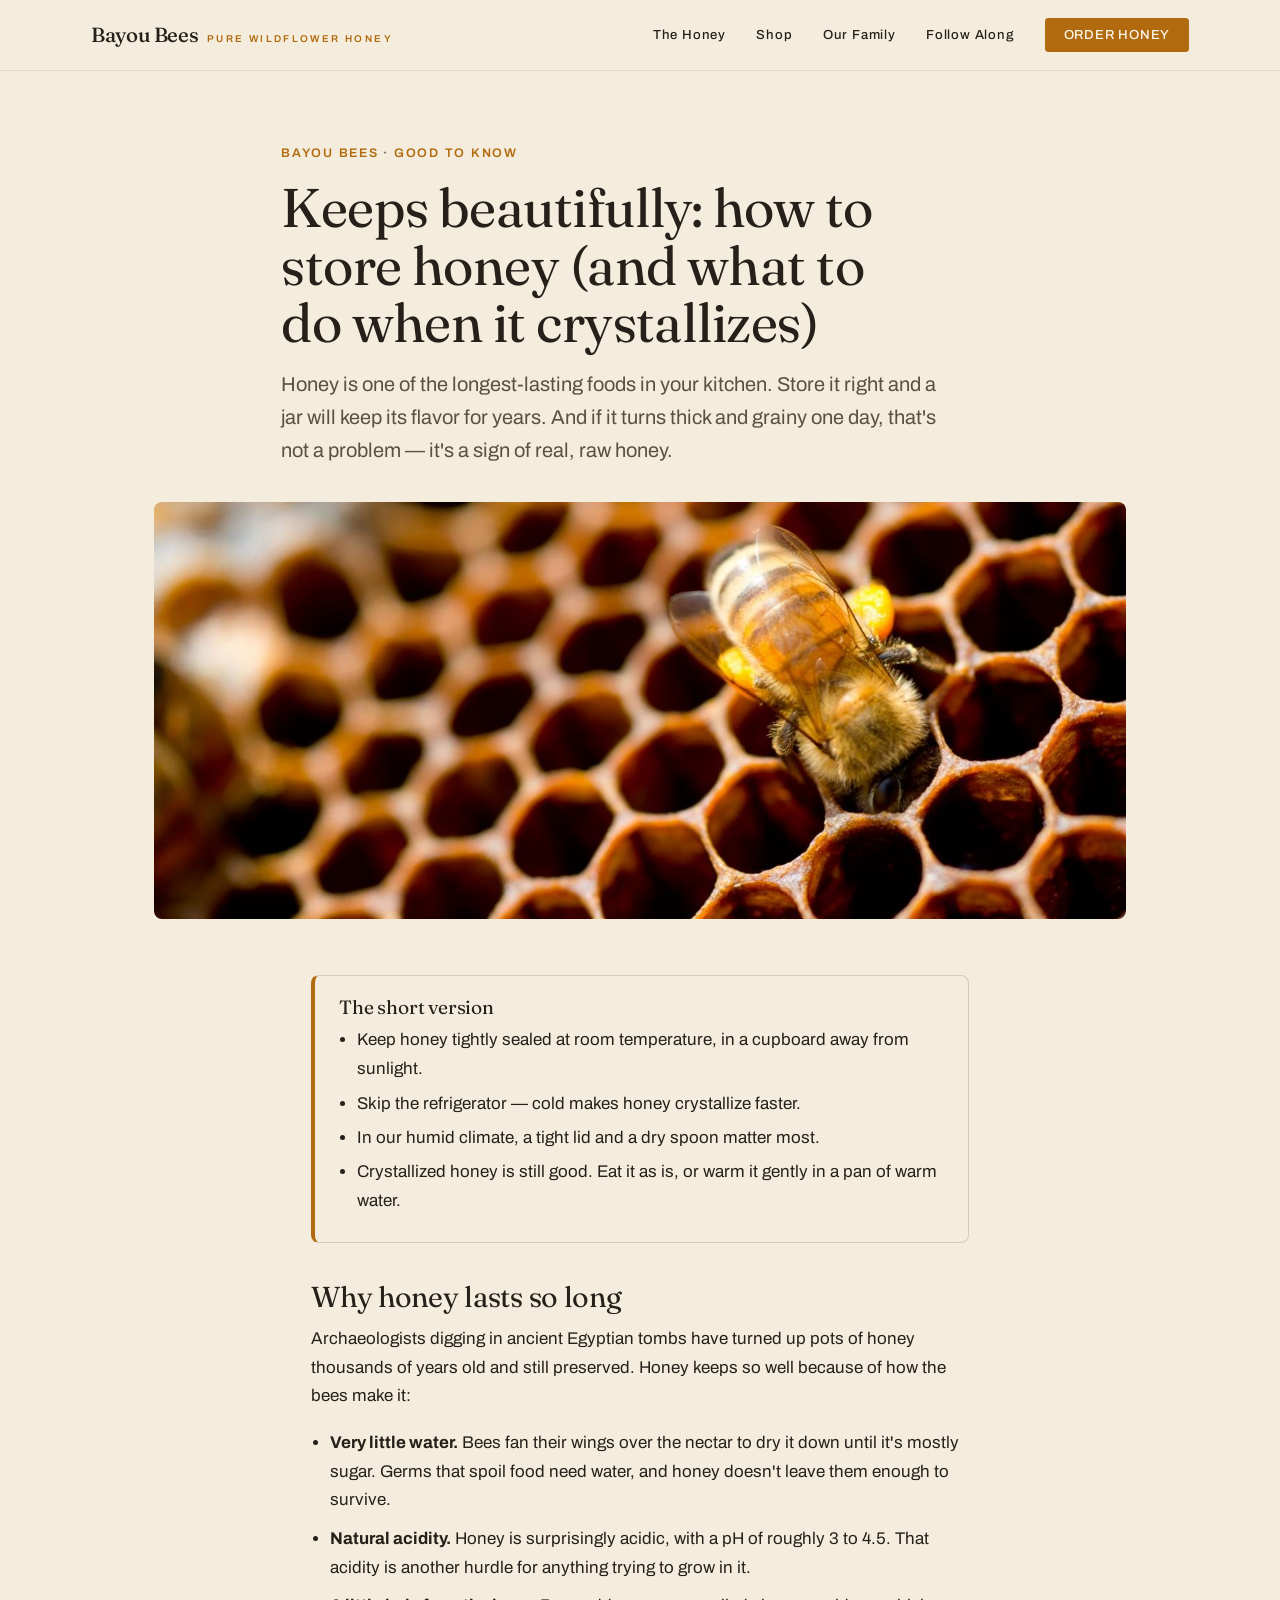
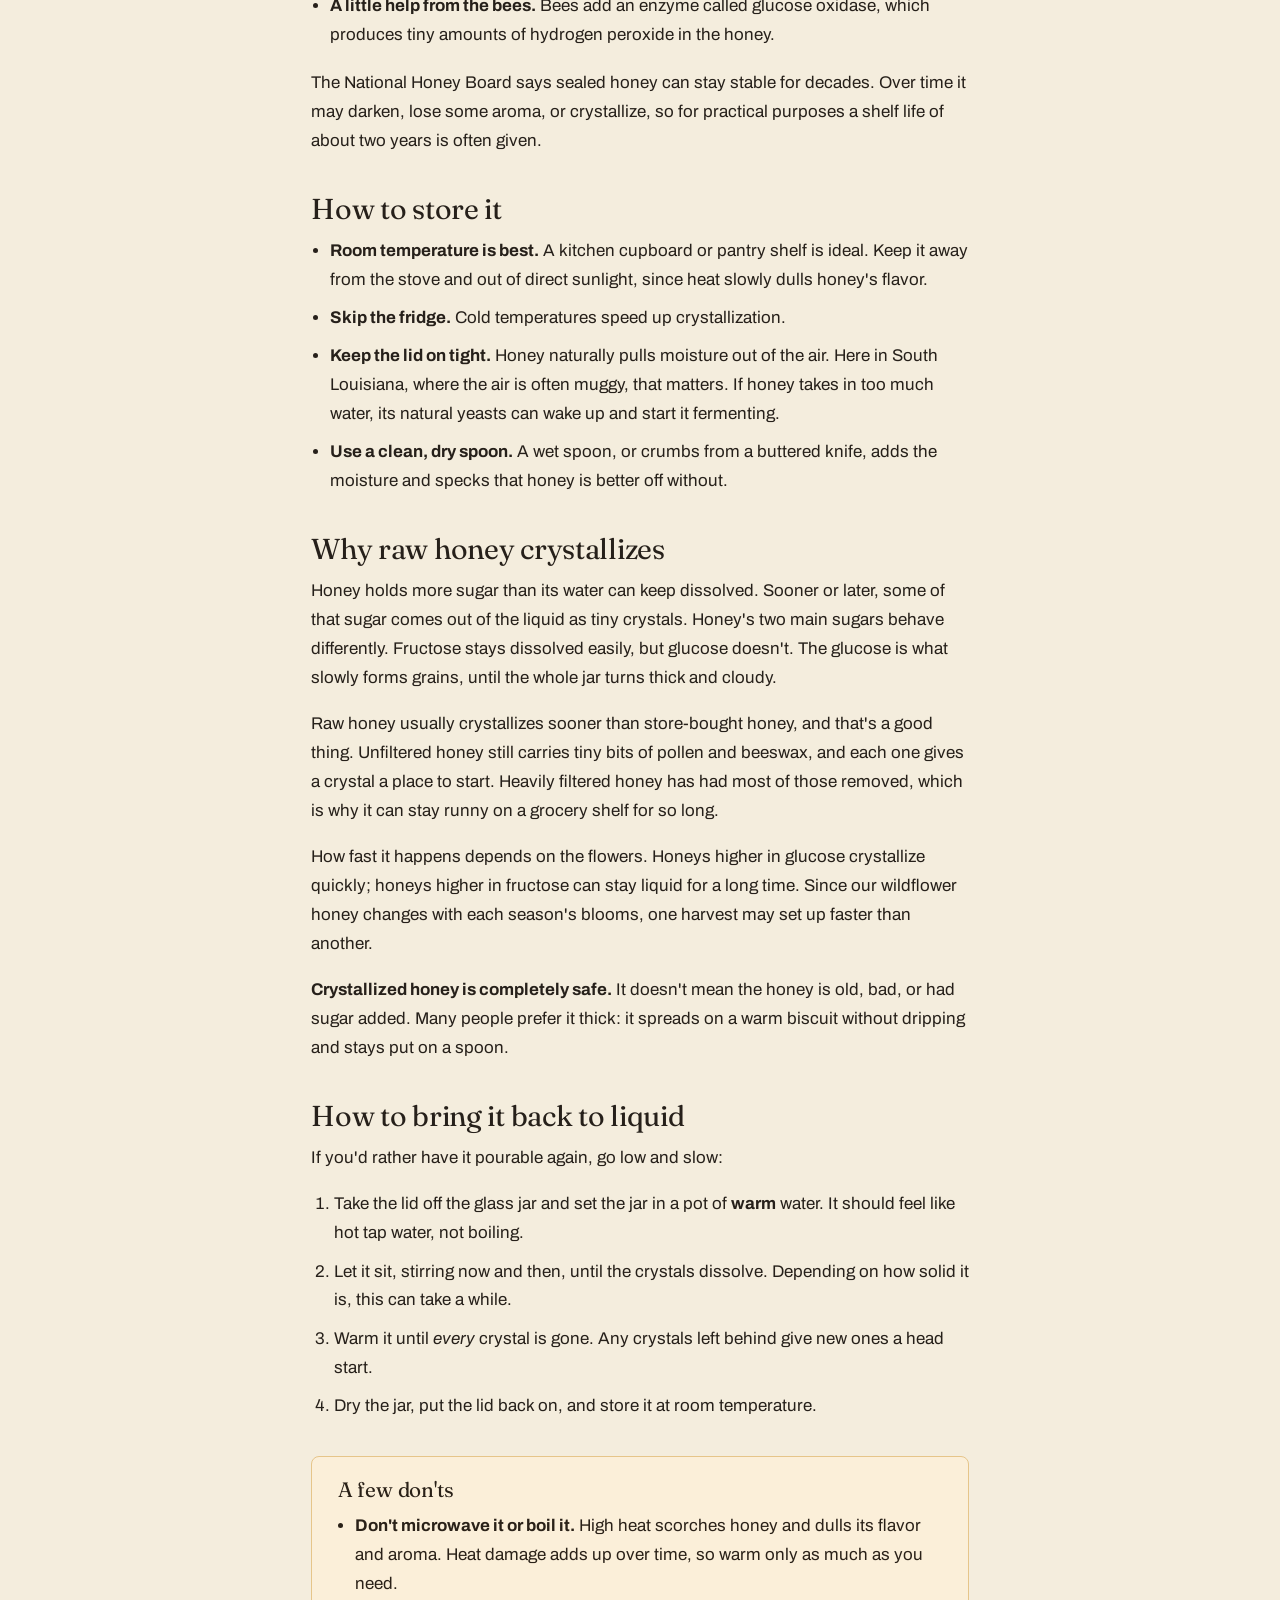
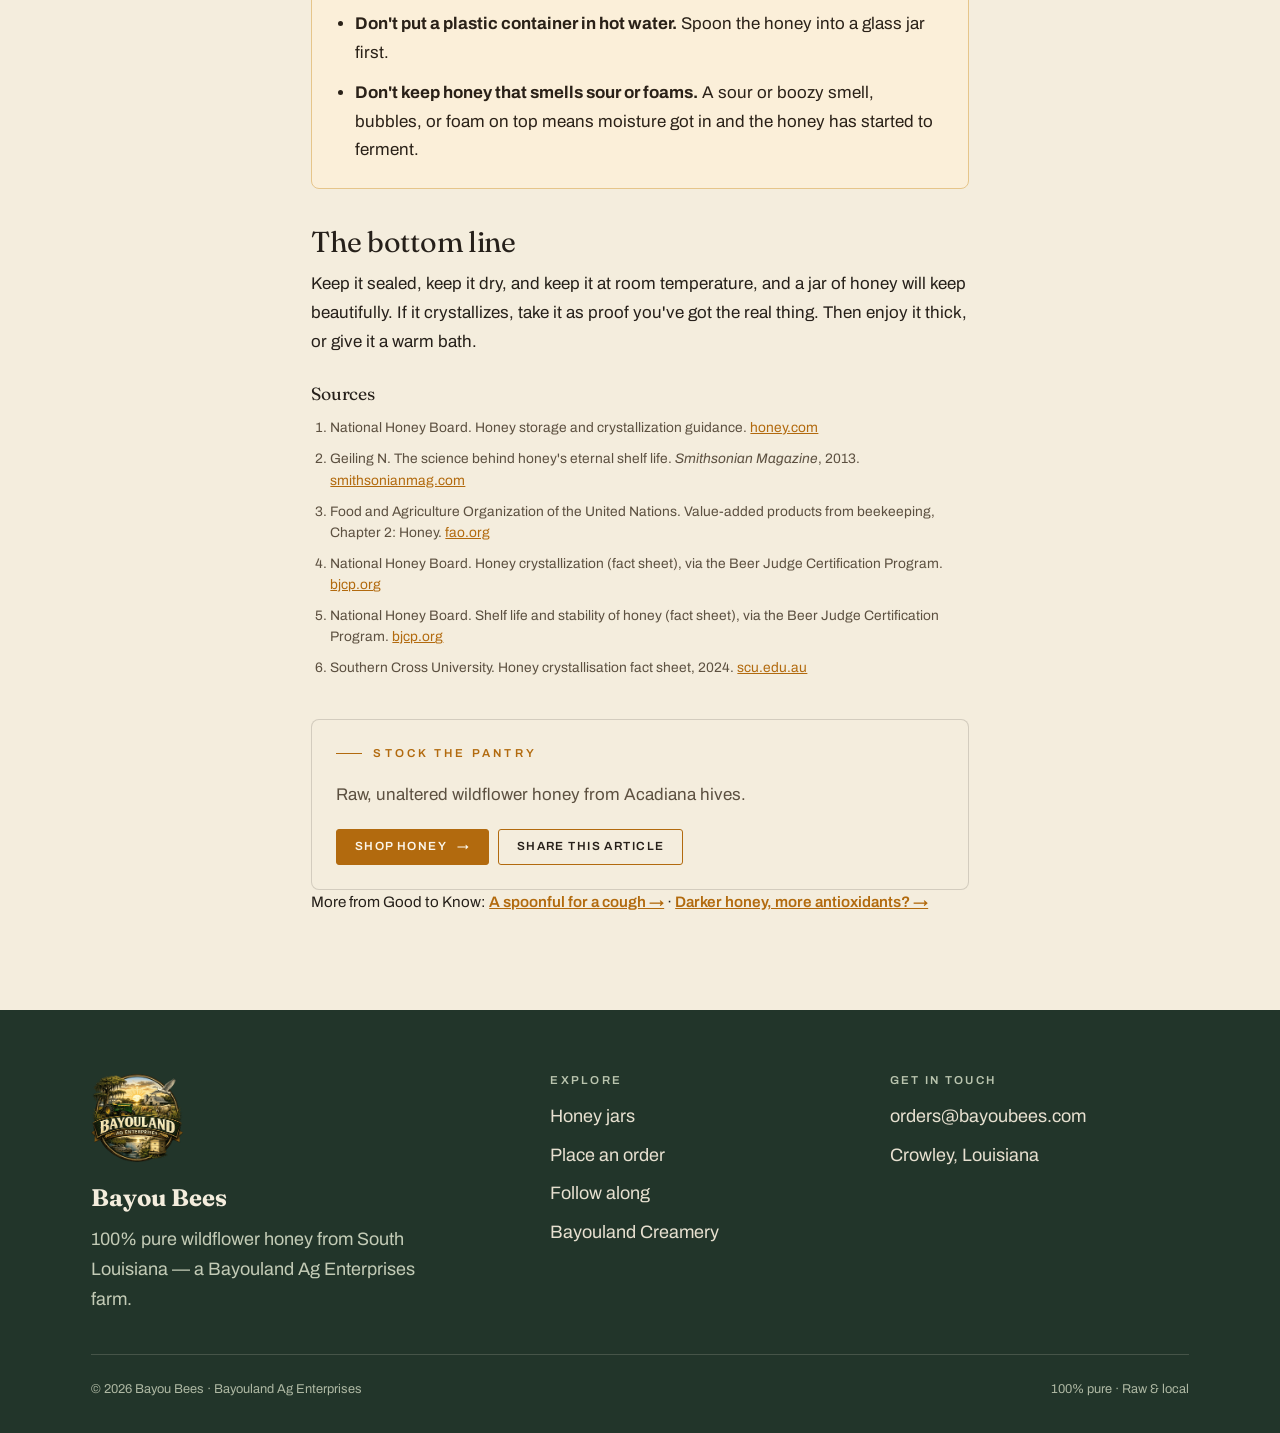
<file: honey-storage.html>
<!DOCTYPE html>
<html lang="en">
<head>
<meta charset="UTF-8" />
<meta name="viewport" content="width=device-width, initial-scale=1" />
<title>Keeps Beautifully: How to Store Honey (and Fix Crystallized Honey) — Bayou Bees</title>
<meta name="description" content="Why honey lasts so long, how to store it in a humid South Louisiana kitchen, why raw honey crystallizes, and how to gently bring it back to liquid." />
<link rel="canonical" href="https://bayoubees.com/honey-storage.html" />
<meta name="theme-color" content="#B26A0E" />

<!-- Social sharing -->
<meta property="og:type" content="article" />
<meta property="og:site_name" content="Bayou Bees" />
<meta property="og:title" content="Keeps Beautifully: How to Store Honey (and Fix Crystallized Honey)" />
<meta property="og:description" content="Honey can last for years — if you store it right. Here's why it keeps, why raw honey crystallizes, and how to warm it back to liquid without harming it." />
<meta property="og:url" content="https://bayoubees.com/honey-storage.html" />
<meta property="og:image" content="https://bayoubees.com/assets/og-honey-storage.jpg" />
<meta property="og:image:width" content="1200" />
<meta property="og:image:height" content="630" />
<meta property="og:image:alt" content="A honeybee on the comb, with the headline Keeps Beautifully" />
<meta property="og:locale" content="en_US" />
<meta name="twitter:card" content="summary_large_image" />
<meta name="twitter:title" content="Keeps Beautifully: How to Store Honey" />
<meta name="twitter:description" content="Why honey keeps, why raw honey crystallizes, and how to bring it back to liquid." />
<meta name="twitter:image" content="https://bayoubees.com/assets/og-honey-storage.jpg" />

<link rel="icon" type="image/png" href="assets/favicon-48.png" />
<link rel="apple-touch-icon" href="assets/apple-touch-icon.png" />
<link rel="preconnect" href="https://fonts.googleapis.com" />
<link rel="preconnect" href="https://fonts.gstatic.com" crossorigin />
<link href="https://fonts.googleapis.com/css2?family=Fraunces:ital,opsz,wght@0,9..144,300..600;1,9..144,300..500&family=Archivo:wght@400;500;600;700&display=swap" rel="stylesheet" />
<link rel="stylesheet" href="styles.css" />

<script type="application/ld+json">
{
  "@context": "https://schema.org",
  "@type": "Article",
  "headline": "Keeps Beautifully: How to Store Honey (and Fix Crystallized Honey)",
  "image": "https://bayoubees.com/assets/og-honey-storage.jpg",
  "datePublished": "2026-11-27",
  "author": { "@type": "Organization", "name": "Bayou Bees" },
  "publisher": { "@type": "Organization", "name": "Bayou Bees", "logo": { "@type": "ImageObject", "url": "https://bayoubees.com/assets/logo-bayoubees-web.png" } },
  "mainEntityOfPage": "https://bayoubees.com/honey-storage.html"
}
</script>
</head>
<body>
<a class="skip" href="#main">Skip to content</a>

<header class="site-head">
  <div class="wrap">
    <a class="brand" href="./"><b>Bayou Bees</b><span class="tag">Pure&nbsp;Wildflower&nbsp;Honey</span></a>
    <button class="nav-toggle" aria-expanded="false" aria-controls="nav">Menu</button>
    <nav class="nav" id="nav" aria-label="Primary">
      <a href="./#about">The Honey</a>
      <a href="./#shop">Shop</a>
      <a href="./#family">Our Family</a>
      <a href="./#follow">Follow Along</a>
      <a href="./#order" class="btn">Order honey</a>
    </nav>
  </div>
</header>

<main id="main">
  <article class="post">
    <header class="post__head">
      <div class="wrap">
        <p class="post__crumb"><a href="./">Bayou Bees</a> · <a href="./#good-to-know">Good to know</a></p>
        <h1>Keeps beautifully: how to store honey (and what to do when it crystallizes)</h1>
        <p class="post__dek">Honey is one of the longest-lasting foods in your kitchen. Store it right and a jar will keep its flavor for years. And if it turns thick and grainy one day, that's not a problem — it's a sign of real, raw honey.</p>
      </div>
    </header>

    <figure class="post__hero">
      <img src="assets/honey-bee-macro.jpg" alt="A honeybee working on a honeycomb" />
    </figure>

    <div class="wrap post__body">

      <aside class="post__keypoints" aria-label="Key points">
        <h2>The short version</h2>
        <ul>
          <li>Keep honey tightly sealed at room temperature, in a cupboard away from sunlight.</li>
          <li>Skip the refrigerator — cold makes honey crystallize faster.</li>
          <li>In our humid climate, a tight lid and a dry spoon matter most.</li>
          <li>Crystallized honey is still good. Eat it as is, or warm it gently in a pan of warm water.</li>
        </ul>
      </aside>

      <h2>Why honey lasts so long</h2>
      <p>Archaeologists digging in ancient Egyptian tombs have turned up pots of honey thousands of years old and still preserved. Honey keeps so well because of how the bees make it:</p>
      <ul class="post__list">
        <li><strong>Very little water.</strong> Bees fan their wings over the nectar to dry it down until it's mostly sugar. Germs that spoil food need water, and honey doesn't leave them enough to survive.</li>
        <li><strong>Natural acidity.</strong> Honey is surprisingly acidic, with a pH of roughly 3 to 4.5. That acidity is another hurdle for anything trying to grow in it.</li>
        <li><strong>A little help from the bees.</strong> Bees add an enzyme called glucose oxidase, which produces tiny amounts of hydrogen peroxide in the honey.</li>
      </ul>
      <p>The National Honey Board says sealed honey can stay stable for decades. Over time it may darken, lose some aroma, or crystallize, so for practical purposes a shelf life of about two years is often given.</p>

      <h2>How to store it</h2>
      <ul class="post__list">
        <li><strong>Room temperature is best.</strong> A kitchen cupboard or pantry shelf is ideal. Keep it away from the stove and out of direct sunlight, since heat slowly dulls honey's flavor.</li>
        <li><strong>Skip the fridge.</strong> Cold temperatures speed up crystallization.</li>
        <li><strong>Keep the lid on tight.</strong> Honey naturally pulls moisture out of the air. Here in South Louisiana, where the air is often muggy, that matters. If honey takes in too much water, its natural yeasts can wake up and start it fermenting.</li>
        <li><strong>Use a clean, dry spoon.</strong> A wet spoon, or crumbs from a buttered knife, adds the moisture and specks that honey is better off without.</li>
      </ul>

      <h2>Why raw honey crystallizes</h2>
      <p>Honey holds more sugar than its water can keep dissolved. Sooner or later, some of that sugar comes out of the liquid as tiny crystals. Honey's two main sugars behave differently. Fructose stays dissolved easily, but glucose doesn't. The glucose is what slowly forms grains, until the whole jar turns thick and cloudy.</p>
      <p>Raw honey usually crystallizes sooner than store-bought honey, and that's a good thing. Unfiltered honey still carries tiny bits of pollen and beeswax, and each one gives a crystal a place to start. Heavily filtered honey has had most of those removed, which is why it can stay runny on a grocery shelf for so long.</p>
      <p>How fast it happens depends on the flowers. Honeys higher in glucose crystallize quickly; honeys higher in fructose can stay liquid for a long time. Since our wildflower honey changes with each season's blooms, one harvest may set up faster than another.</p>
      <p><strong>Crystallized honey is completely safe.</strong> It doesn't mean the honey is old, bad, or had sugar added. Many people prefer it thick: it spreads on a warm biscuit without dripping and stays put on a spoon.</p>

      <h2>How to bring it back to liquid</h2>
      <p>If you'd rather have it pourable again, go low and slow:</p>
      <ol class="post__list">
        <li>Take the lid off the glass jar and set the jar in a pot of <strong>warm</strong> water. It should feel like hot tap water, not boiling.</li>
        <li>Let it sit, stirring now and then, until the crystals dissolve. Depending on how solid it is, this can take a while.</li>
        <li>Warm it until <em>every</em> crystal is gone. Any crystals left behind give new ones a head start.</li>
        <li>Dry the jar, put the lid back on, and store it at room temperature.</li>
      </ol>

      <div class="post__warn" role="note">
        <h2>A few don'ts</h2>
        <ul>
          <li><strong>Don't microwave it or boil it.</strong> High heat scorches honey and dulls its flavor and aroma. Heat damage adds up over time, so warm only as much as you need.</li>
          <li><strong>Don't put a plastic container in hot water.</strong> Spoon the honey into a glass jar first.</li>
          <li><strong>Don't keep honey that smells sour or foams.</strong> A sour or boozy smell, bubbles, or foam on top means moisture got in and the honey has started to ferment.</li>
        </ul>
      </div>

      <h2>The bottom line</h2>
      <p>Keep it sealed, keep it dry, and keep it at room temperature, and a jar of honey will keep beautifully. If it crystallizes, take it as proof you've got the real thing. Then enjoy it thick, or give it a warm bath.</p>

      <section class="post__sources" aria-labelledby="sources-h">
        <h2 id="sources-h">Sources</h2>
        <ol>
          <li>National Honey Board. Honey storage and crystallization guidance. <a href="https://honey.com" target="_blank" rel="noopener">honey.com</a></li>
          <li>Geiling N. The science behind honey's eternal shelf life. <em>Smithsonian Magazine</em>, 2013. <a href="https://www.smithsonianmag.com/science-nature/the-science-behind-honeys-eternal-shelf-life-1218690/" target="_blank" rel="noopener">smithsonianmag.com</a></li>
          <li>Food and Agriculture Organization of the United Nations. Value-added products from beekeeping, Chapter 2: Honey. <a href="https://www.fao.org/3/w0076e/w0076e04.htm" target="_blank" rel="noopener">fao.org</a></li>
          <li>National Honey Board. Honey crystallization (fact sheet), via the Beer Judge Certification Program. <a href="https://www.bjcp.org/mead/crystal.pdf" target="_blank" rel="noopener">bjcp.org</a></li>
          <li>National Honey Board. Shelf life and stability of honey (fact sheet), via the Beer Judge Certification Program. <a href="https://www.bjcp.org/mead/shelf.pdf" target="_blank" rel="noopener">bjcp.org</a></li>
          <li>Southern Cross University. Honey crystallisation fact sheet, 2024. <a href="https://www.scu.edu.au/media/scu-dep/research/documents/Crystalisation-Fact-Sheet-Final-cs-pw02092024.pdf" target="_blank" rel="noopener">scu.edu.au</a></li>
        </ol>
      </section>

      <div class="post__end">
        <div>
          <p class="eyebrow">Stock the pantry</p>
          <p class="muted" style="margin:0">Raw, unaltered wildflower honey from Acadiana hives.</p>
        </div>
        <div class="share-row" style="margin:0">
          <a class="btn" href="./#shop">Shop honey <span class="arw" aria-hidden="true">→</span></a>
          <button type="button" class="btn btn--ghost" data-share data-share-title="Keeps Beautifully: How to Store Honey — Bayou Bees" data-share-text="How to store honey, and what to do when it crystallizes.">Share this article</button>
        </div>
      </div>

      <p class="post__more">More from Good to Know: <a href="honey-for-coughs.html">A spoonful for a cough →</a> · <a href="honey-antioxidants.html">Darker honey, more antioxidants? →</a></p>

    </div>
  </article>
</main>

<footer class="site-foot">
  <div class="wrap">
    <div class="foot-grid">
      <div class="fbrand">
        <img class="fbrand__logo" src="assets/logo-bayouland-sm.png" alt="Bayouland Ag Enterprises" />
        <b>Bayou Bees</b>
        <p style="color:#C3CBB6; max-width:34ch">100% pure wildflower honey from South Louisiana — a Bayouland Ag Enterprises farm.</p>
      </div>
      <div>
        <h4>Explore</h4>
        <ul>
          <li><a href="./#shop">Honey jars</a></li>
          <li><a href="./#order">Place an order</a></li>
          <li><a href="./#follow">Follow along</a></li>
          <li><a href="https://bayoulandcreamery.com">Bayouland Creamery</a></li>
        </ul>
      </div>
      <div>
        <h4>Get in touch</h4>
        <ul>
          <li><a href="mailto:orders@bayoubees.com">orders@bayoubees.com</a></li>
          <li>Crowley, Louisiana</li>
          <li><a data-social href="https://www.facebook.com/YOUR_FACEBOOK_PAGE" target="_blank" rel="noopener">Facebook</a></li>
          <li><a data-social href="https://www.instagram.com/YOUR_INSTAGRAM" target="_blank" rel="noopener">Instagram</a></li>
        </ul>
      </div>
    </div>
    <div class="foot-bottom">
      <span>© <span id="year">2026</span> Bayou Bees · Bayouland Ag Enterprises</span>
      <span>100% pure · Raw &amp; local</span>
    </div>
  </div>
</footer>

<script src="site.js"></script>
</body>
</html>
</file>
<file: styles.css>
/* =========================================================================
   BAYOU BEES — design system (shared lineage with Bayouland Creamery)
   Grounded in the farm: rice-cream paper, deep bayou-cypress green anchor,
   and two brand accents pulled from the labels (honey amber / creamery navy).
   The accent color always tells you which branch you're in.
   ========================================================================= */

:root{
  /* palette */
  --paper:      #F4EDDD;   /* warm rice cream */
  --paper-2:    #EBE1C9;   /* deeper cream for alternating sections/cards */
  --ink:        #26201A;   /* warm near-black text */
  --ink-soft:   #5C5040;   /* muted brown for secondary text */
  --bayou:      #22352A;   /* deep cypress green — anchor, footers, dark bands */
  --bayou-2:    #2F4636;
  --honey:      #B26A0E;   /* deep amber, from the jar */
  --honey-lit:  #D98A1E;
  --creamery:   #2C3B4C;   /* slate navy, from the creamery logo */
  --creamery-lit:#3E566B;
  --line:       rgba(38,32,26,.16);
  --line-soft:  rgba(38,32,26,.09);

  /* brand accent */
  --accent:     var(--honey);
  --accent-lit: var(--honey-lit);
  --on-accent:  #FBF6EA;

  /* type */
  --display: "Fraunces", Georgia, "Times New Roman", serif;
  --body:    "Archivo", "Helvetica Neue", Arial, sans-serif;

  --maxw: 1200px;
  --gutter: clamp(1.25rem, 4vw, 3.5rem);
  --radius: 3px;
}


/* ---------- reset / base ---------- */
*,*::before,*::after{ box-sizing:border-box; }
html{ scroll-behavior:smooth; -webkit-text-size-adjust:100%; }
@media (prefers-reduced-motion: reduce){ html{ scroll-behavior:auto; } }
body{
  margin:0;
  background:var(--paper);
  color:var(--ink);
  font-family:var(--body);
  font-size:clamp(1rem,.55vw + .9rem,1.125rem);
  line-height:1.65;
  font-weight:400;
  -webkit-font-smoothing:antialiased;
  text-rendering:optimizeLegibility;
}
img{ max-width:100%; display:block; }
a{ color:inherit; }
h1,h2,h3,h4{
  font-family:var(--display);
  font-weight:400;
  font-optical-sizing:auto;
  line-height:1.05;
  letter-spacing:-.01em;
  margin:0;
}
p{ margin:0 0 1.1em; }
p:last-child{ margin-bottom:0; }

/* ---------- shared layout ---------- */
.wrap{ max-width:var(--maxw); margin-inline:auto; padding-inline:var(--gutter); }
.section{ padding-block:clamp(3.5rem,7vw,6.5rem); }
.section--tight{ padding-block:clamp(2.5rem,5vw,4rem); }

.eyebrow{
  font-family:var(--body);
  font-size:.72rem;
  font-weight:600;
  letter-spacing:.28em;
  text-transform:uppercase;
  color:var(--accent);
  margin:0 0 1.1rem;
  display:flex; align-items:center; gap:.7rem;
}
.eyebrow::before{
  content:""; width:26px; height:1px; background:var(--accent); display:inline-block;
}
.eyebrow.is-centered{ justify-content:center; }

.h-xl{ font-size:clamp(2.4rem,6vw,4.6rem); }
.h-lg{ font-size:clamp(2rem,4.4vw,3.3rem); }
.h-md{ font-size:clamp(1.5rem,2.6vw,2.1rem); }
.lead{ font-size:clamp(1.12rem,1.4vw,1.35rem); color:var(--ink-soft); line-height:1.55; }
.muted{ color:var(--ink-soft); }

/* ---------- buttons ---------- */
.btn{
  --b: var(--accent);
  display:inline-flex; align-items:center; gap:.6rem;
  font-family:var(--body); font-weight:600; font-size:.82rem;
  letter-spacing:.12em; text-transform:uppercase; text-decoration:none;
  padding:.95rem 1.7rem; border-radius:var(--radius);
  border:1.5px solid var(--b); background:var(--b); color:var(--on-accent);
  cursor:pointer; transition:transform .18s ease, background .18s ease, color .18s ease, box-shadow .18s ease;
  line-height:1;
}
.btn:hover{ background:var(--accent-lit); border-color:var(--accent-lit); transform:translateY(-2px); box-shadow:0 10px 24px -12px rgba(0,0,0,.5); }
.btn--ghost{ background:transparent; color:var(--ink); }
.btn--ghost:hover{ background:var(--ink); color:var(--paper); border-color:var(--ink); }
.btn--on-dark{ color:var(--on-accent); }
.btn--on-dark.btn--ghost{ color:#f3ecdd; border-color:rgba(243,236,221,.5); }
.btn--on-dark.btn--ghost:hover{ background:#f3ecdd; color:var(--bayou); border-color:#f3ecdd; }
.btn .arw{ transition:transform .18s ease; }
.btn:hover .arw{ transform:translateX(3px); }

/* ---------- header ---------- */
.site-head{
  position:sticky; top:0; z-index:60;
  background:color-mix(in srgb, var(--paper) 88%, transparent);
  backdrop-filter:saturate(1.2) blur(8px);
  border-bottom:1px solid var(--line-soft);
  transition:padding .25s ease, background .25s ease;
}
.site-head .wrap{ display:flex; align-items:center; justify-content:space-between; gap:1.5rem; padding-block:1.1rem; transition:padding .25s ease; }
.site-head.shrink .wrap{ padding-block:.6rem; }
.brand{ text-decoration:none; display:flex; align-items:baseline; gap:.55rem; color:var(--ink); }
.brand b{ font-family:var(--display); font-weight:500; font-size:1.28rem; letter-spacing:-.02em; }
.brand .tag{ font-size:.62rem; letter-spacing:.24em; text-transform:uppercase; color:var(--accent); font-weight:600; }
.nav{ display:flex; align-items:center; gap:1.9rem; }
.nav a{ text-decoration:none; font-size:.82rem; letter-spacing:.06em; color:var(--ink); font-weight:500; position:relative; padding-block:.3rem; }
.nav a::after{ content:""; position:absolute; left:0; bottom:0; height:1.5px; width:0; background:var(--accent); transition:width .22s ease; }
.nav a:hover::after, .nav a[aria-current="page"]::after{ width:100%; }
.nav .btn{ padding:.6rem 1.1rem; }
.nav-toggle{ display:none; background:none; border:1px solid var(--line); border-radius:var(--radius); padding:.5rem .7rem; cursor:pointer; font-size:.9rem; color:var(--ink); }

@media (max-width: 860px){
  .nav-toggle{ display:inline-flex; align-items:center; gap:.4rem; }
  .nav{
    position:absolute; top:100%; right:var(--gutter); left:var(--gutter);
    flex-direction:column; align-items:stretch; gap:.2rem;
    background:var(--paper); border:1px solid var(--line); border-radius:6px;
    padding:.6rem; box-shadow:0 24px 48px -20px rgba(0,0,0,.4);
    display:none;
  }
  .nav.open{ display:flex; }
  .nav a{ padding:.7rem .6rem; border-radius:4px; }
  .nav a:hover{ background:var(--paper-2); }
  .nav a::after{ display:none; }
  .nav .btn{ margin-top:.3rem; justify-content:center; }
}

/* ---------- generic media/editorial rows ---------- */
.split{ display:grid; grid-template-columns:1fr 1fr; gap:clamp(2rem,5vw,4.5rem); align-items:center; }
.split.reverse .split__media{ order:2; }
.split__body{ max-width:38ch; }
@media (max-width: 820px){
  .split{ grid-template-columns:1fr; gap:2rem; }
  .split.reverse .split__media{ order:0; }
  .split__body{ max-width:none; }
}
.figure{ position:relative; }
.figure img{ width:100%; height:100%; object-fit:cover; border-radius:var(--radius); }
.figure--tall img{ aspect-ratio:4/5; }
.figure--wide img{ aspect-ratio:3/2; }
.figure .cap{
  position:absolute; left:0; bottom:0; transform:translateY(35%);
  background:var(--accent); color:var(--on-accent);
  font-family:var(--display); font-style:italic; font-size:1rem;
  padding:.5rem 1rem; border-radius:var(--radius);
}

/* ---------- reveal animation ---------- */
.reveal{ opacity:0; transform:translateY(18px); transition:opacity .7s ease, transform .7s ease; }
.reveal.in{ opacity:1; transform:none; }
@media (prefers-reduced-motion: reduce){ .reveal{ opacity:1; transform:none; transition:none; } }

/* ---------- footer ---------- */
.site-foot{ background:var(--bayou); color:#E7E0D0; padding-block:clamp(3rem,5vw,4.5rem) 2rem; }
.site-foot a{ color:#E7E0D0; text-decoration:none; }
.site-foot .foot-grid{ display:grid; grid-template-columns:1.4fr 1fr 1fr; gap:2.5rem; }
.site-foot h4{ font-family:var(--body); font-weight:600; font-size:.72rem; letter-spacing:.2em; text-transform:uppercase; color:#B9C4AE; margin-bottom:1rem; }
.fbrand__logo{ display:block; width:92px; height:auto; margin-bottom:1rem; }
.site-foot .fbrand b{ font-family:var(--display); font-size:1.5rem; color:#F4EDDD; display:block; margin-bottom:.5rem; }
.site-foot ul{ list-style:none; margin:0; padding:0; display:grid; gap:.55rem; }
.site-foot li a:hover{ color:#fff; text-decoration:underline; text-underline-offset:3px; }
.foot-bottom{ margin-top:2.5rem; padding-top:1.5rem; border-top:1px solid rgba(231,224,208,.18); display:flex; flex-wrap:wrap; gap:.6rem 1.5rem; justify-content:space-between; font-size:.8rem; color:#AEB8A3; }
@media (max-width: 720px){ .site-foot .foot-grid{ grid-template-columns:1fr; gap:2rem; } }


/* process (a real sequence → numbered is justified) */
.steps{ display:grid; grid-template-columns:repeat(3,1fr); gap:clamp(1.2rem,3vw,2.4rem); counter-reset:step; }
.step{ border-top:2px solid var(--accent); padding-top:1.2rem; }
.step .num{ font-family:var(--display); font-size:.9rem; color:var(--accent); font-weight:600; letter-spacing:.1em; }
.step h3{ font-size:1.35rem; margin:.5rem 0 .5rem; }
.step p{ color:var(--ink-soft); font-size:.95rem; }
@media (max-width: 720px){ .steps{ grid-template-columns:1fr; gap:1.6rem; } }

/* dark band (bayou green) */
.band{ background:var(--bayou); color:#F1ECDD; }
.band .eyebrow{ color:#D7C58C; }
.band .eyebrow::before{ background:#D7C58C; }
.band .muted{ color:#C3CBB6; }
.band .h-lg,.band h2,.band h3{ color:#F6F1E4; }

/* =========================================================================
   PRODUCTS + ORDER
   ========================================================================= */
.prod-grid{ display:grid; grid-template-columns:repeat(auto-fit,minmax(230px,1fr)); gap:clamp(1.2rem,3vw,2rem); }
.prod{
  background:var(--paper); border:1px solid var(--line-soft); border-radius:8px; overflow:hidden;
  display:flex; flex-direction:column; transition:transform .2s ease, box-shadow .2s ease;
}
.prod:hover{ transform:translateY(-4px); box-shadow:0 22px 44px -26px rgba(0,0,0,.4); }
.prod__img{ aspect-ratio:1/1; background:var(--paper-2); overflow:hidden; }
.prod__img img{ width:100%; height:100%; object-fit:contain; padding:1rem; }
.prod--photo .prod__img img{ object-fit:cover; padding:0; }
.prod__body{ padding:1.3rem 1.3rem 1.5rem; display:flex; flex-direction:column; gap:.5rem; flex:1; }
.prod h3{ font-size:1.3rem; }
.prod .price{ font-family:var(--display); color:var(--accent); font-size:1.15rem; }
.prod .price .ph{ font-family:var(--body); font-size:.7rem; letter-spacing:.14em; text-transform:uppercase; color:var(--ink-soft); background:var(--paper-2); padding:.15rem .5rem; border-radius:3px; margin-left:.4rem; vertical-align:middle; }
.prod .desc{ color:var(--ink-soft); font-size:.92rem; flex:1; }
.qty{ display:flex; align-items:center; gap:.6rem; margin-top:.4rem; }
.qty label{ font-size:.72rem; letter-spacing:.14em; text-transform:uppercase; color:var(--ink-soft); font-weight:600; }
.qty .stepper{ display:inline-flex; align-items:center; border:1px solid var(--line); border-radius:var(--radius); overflow:hidden; }
.qty button{ width:36px; height:36px; border:none; background:var(--paper-2); font-size:1.1rem; cursor:pointer; color:var(--ink); line-height:1; }
.qty button:hover{ background:var(--accent); color:var(--on-accent); }
.qty input{ width:44px; height:36px; border:none; text-align:center; font-family:var(--body); font-size:1rem; font-weight:600; background:var(--paper); color:var(--ink); -moz-appearance:textfield; }
.qty input::-webkit-outer-spin-button,.qty input::-webkit-inner-spin-button{ -webkit-appearance:none; margin:0; }

/* order form */
.order{ background:var(--paper-2); }
.order__grid{ display:grid; grid-template-columns:.9fr 1.1fr; gap:clamp(2rem,5vw,4rem); align-items:start; }
@media (max-width: 860px){ .order__grid{ grid-template-columns:1fr; } }
.summary{ background:var(--bayou); color:#EFE9D9; border-radius:10px; padding:1.6rem; position:sticky; top:90px; }
.summary h3{ color:#F4EDDD; font-size:1.3rem; margin-bottom:.3rem; }
.summary .sub{ color:#B9C4AE; font-size:.85rem; margin-bottom:1.1rem; }
.summary ul{ list-style:none; margin:0 0 1rem; padding:0; display:grid; gap:.5rem; min-height:2.5rem; }
.summary li{ display:flex; justify-content:space-between; gap:1rem; font-size:.94rem; border-bottom:1px dashed rgba(239,233,217,.2); padding-bottom:.5rem; }
.summary li .x{ cursor:pointer; opacity:.6; }
.summary li .x:hover{ opacity:1; color:#E7B24A; }
.summary .empty{ color:#9FAB92; font-style:italic; font-family:var(--display); }
.summary .note{ font-size:.78rem; color:#AEB8A3; margin-top:1rem; line-height:1.5; }
.field{ margin-bottom:1.1rem; }
.field label{ display:block; font-size:.74rem; letter-spacing:.14em; text-transform:uppercase; font-weight:600; color:var(--ink-soft); margin-bottom:.4rem; }
.field input,.field textarea,.field select{
  width:100%; font-family:var(--body); font-size:1rem; color:var(--ink);
  background:var(--paper); border:1px solid var(--line); border-radius:var(--radius);
  padding:.8rem .9rem; transition:border-color .18s ease, box-shadow .18s ease;
}
.field input:focus,.field textarea:focus,.field select:focus{
  outline:none; border-color:var(--accent); box-shadow:0 0 0 3px color-mix(in srgb,var(--accent) 22%, transparent);
}
.field textarea{ min-height:110px; resize:vertical; }
.field-row{ display:grid; grid-template-columns:1fr 1fr; gap:1.1rem; }
@media (max-width:520px){ .field-row{ grid-template-columns:1fr; } }
.form-note{ font-size:.82rem; color:var(--ink-soft); margin-top:.5rem; }
.form-status{ margin-top:1rem; font-size:.92rem; font-weight:600; }
.form-status.ok{ color:#2E7D32; }
.form-status.err{ color:#B23A1E; }

/* editorial strip (uses-for-honey etc.) */
.strip{ display:grid; grid-template-columns:repeat(auto-fit,minmax(220px,1fr)); gap:1.5rem; }
.strip figure{ margin:0; }
.strip img{ border-radius:6px; aspect-ratio:3/2; object-fit:cover; width:100%; }
.strip figcaption{ margin-top:.7rem; font-size:.92rem; color:var(--ink-soft); }
.strip figcaption b{ font-family:var(--display); font-weight:500; color:var(--ink); font-size:1.05rem; display:block; margin-bottom:.2rem; }

/* full-bleed image break */
.bleed{ position:relative; height:clamp(300px,44vw,520px); overflow:hidden; }
.bleed img{ width:100%; height:100%; object-fit:cover; }
.bleed .overlay{ position:absolute; inset:0; display:flex; align-items:center; }
.bleed .overlay .wrap{ width:100%; }
.bleed .q{ max-width:24ch; color:#fff; font-family:var(--display); font-size:clamp(1.6rem,3.4vw,2.8rem); line-height:1.12; text-shadow:0 2px 24px rgba(0,0,0,.5); }
.bleed.tint-honey::after{ content:""; position:absolute; inset:0; background:linear-gradient(90deg,rgba(40,24,4,.72),rgba(40,24,4,.2)); }
.bleed.tint-dairy::after{ content:""; position:absolute; inset:0; background:linear-gradient(90deg,rgba(16,26,38,.74),rgba(16,26,38,.15)); }
.bleed .overlay{ z-index:2; }

/* page hero (sub pages) */
.phero{ position:relative; overflow:hidden; }
.phero__img{ position:absolute; inset:0; }
.phero__img img{ width:100%; height:100%; object-fit:cover; }
.phero__scrim{ position:absolute; inset:0; }
.phero--honey .phero__scrim{ background:linear-gradient(120deg,rgba(28,16,2,.86) 0%,rgba(44,26,4,.55) 45%,rgba(60,36,6,.25) 100%); }
.phero--dairy .phero__scrim{ background:linear-gradient(120deg,rgba(12,20,30,.88) 0%,rgba(20,32,46,.55) 45%,rgba(26,40,56,.22) 100%); }
.phero .wrap{ position:relative; z-index:2; padding-block:clamp(4.5rem,12vw,8rem); }
.phero__logo{ width:clamp(140px,20vw,220px); margin-bottom:1.6rem; border-radius:4px; }
.phero h1{ color:#fff; font-size:clamp(2.4rem,6vw,4.4rem); max-width:16ch; }
.phero .k{ color:#F0D9A6; font-size:.72rem; letter-spacing:.26em; text-transform:uppercase; font-weight:600; margin-bottom:1rem; display:inline-flex; gap:.6rem; align-items:center; }
.phero--dairy .k{ color:#BFD2E6; }
.phero p.lead{ color:#EFE7D6; max-width:44ch; margin-top:1rem; }
.phero .cta-row{ margin-top:1.8rem; display:flex; gap:.7rem; flex-wrap:wrap; }

/* pill facts */
.facts{ display:flex; flex-wrap:wrap; gap:1.4rem 2.6rem; }
.fact{ display:flex; flex-direction:column; }
.fact b{ font-family:var(--display); font-size:clamp(1.8rem,3vw,2.6rem); color:var(--accent); line-height:1; }
.fact span{ font-size:.78rem; letter-spacing:.12em; text-transform:uppercase; color:var(--ink-soft); margin-top:.4rem; }

/* skip link */
.skip{ position:absolute; left:-9999px; top:0; background:var(--ink); color:var(--paper); padding:.6rem 1rem; z-index:200; border-radius:0 0 4px 0; }
.skip:focus{ left:0; }

/* =========================================================================
   ADDITIONS — standalone brand site
   ========================================================================= */

/* follow along (social) */
.follow{ display:grid; grid-template-columns:1.1fr 1fr; gap:clamp(2rem,5vw,4rem); align-items:center; }
@media (max-width: 820px){ .follow{ grid-template-columns:1fr; } }
.social{ list-style:none; margin:0; padding:0; display:grid; gap:.8rem; }
.social a{
  display:flex; align-items:center; justify-content:space-between; gap:1rem;
  text-decoration:none; padding:1rem 1.2rem; border:1px solid var(--line); border-radius:6px;
  background:var(--paper); font-weight:600; transition:border-color .18s ease, transform .18s ease;
}
.social a:hover{ border-color:var(--accent); transform:translateX(4px); }
.social a span{ color:var(--accent); font-size:.8rem; letter-spacing:.1em; text-transform:uppercase; }
.share-row{ display:flex; flex-wrap:wrap; gap:.6rem; margin-top:1.4rem; }
.share-row .btn{ padding:.7rem 1.1rem; font-size:.74rem; }

/* sister-brand card */
.sister{
  display:flex; align-items:center; gap:1.4rem; text-decoration:none;
  padding:1.4rem; border:1px solid var(--line); border-radius:8px; background:var(--paper);
  transition:transform .2s ease, box-shadow .2s ease; max-width:620px;
}
.sister:hover{ transform:translateY(-3px); box-shadow:0 22px 44px -26px rgba(0,0,0,.4); }
.sister img{ width:88px; height:88px; object-fit:cover; border-radius:6px; flex:none; }
.sister b{ font-family:var(--display); font-weight:500; font-size:1.3rem; display:block; margin:.2rem 0 .3rem; }
.sister small{ font-size:.68rem; letter-spacing:.22em; text-transform:uppercase; color:var(--ink-soft); font-weight:600; }
.sister p{ font-size:.92rem; color:var(--ink-soft); margin:0; }

/* 404 */
.notfound{ min-height:70vh; display:grid; place-items:center; text-align:center; }
.nav a.btn{ color:var(--on-accent); }
.band .prod h3{ color:var(--ink); }
.brand b{ white-space:nowrap; }
@media (max-width: 520px){ .brand .tag{ display:none; } }
.phero__logo--wide{ width:clamp(220px,30vw,360px); border-radius:0; filter:drop-shadow(0 10px 24px rgba(0,0,0,.35)); }
.summary li .amt{ margin-left:auto; padding-right:.8rem; font-variant-numeric:tabular-nums; white-space:nowrap; }
.summary li.total{ font-weight:700; border-bottom:0; border-top:1px solid rgba(239,233,217,.35); margin-top:.3rem; padding-top:.7rem; }
.prod .price .ph{ display:inline-block; line-height:1.5; margin-left:0; }

/* =========================================================================
   ARTICLE PAGES (Good to know)
   ========================================================================= */
.post__head{ padding-block:clamp(2.5rem,6vw,4.5rem) clamp(1.5rem,3vw,2.2rem); }
.post__head .wrap{ max-width:820px; }
.post__crumb{ font-size:.78rem; letter-spacing:.14em; text-transform:uppercase; font-weight:600; color:var(--ink-soft); margin:0 0 1rem; }
.post__crumb a{ color:var(--accent); text-decoration:none; }
.post__head h1{ font-size:clamp(2.1rem,5vw,3.4rem); line-height:1.06; margin:0 0 1rem; text-wrap:balance; }
.post__dek{ font-size:clamp(1.08rem,1.6vw,1.25rem); color:var(--ink-soft); max-width:60ch; margin:0; }
.post__hero{ margin:0 auto; max-width:1100px; padding-inline:max(5vw,16px); }
.post__hero img{ width:100%; aspect-ratio:21/9; object-fit:cover; border-radius:8px; display:block; }
.post__body{ max-width:760px; padding-block:clamp(2rem,5vw,3.5rem) clamp(3rem,6vw,5rem); font-size:1.06rem; line-height:1.7; }
.post__body h2{ font-size:clamp(1.4rem,2.4vw,1.8rem); margin:2.4rem 0 .8rem; }
.post__body p{ margin:0 0 1.1rem; }
.post__list{ padding-left:1.2rem; margin:0 0 1.2rem; }
.post__list li{ margin-bottom:.6rem; }
.post__keypoints{ background:var(--paper); border:1px solid var(--line); border-left:4px solid var(--accent); border-radius:8px; padding:1.3rem 1.5rem; margin-bottom:1rem; }
.post__keypoints h2{ margin:0 0 .6rem; font-size:1.2rem; }
.post__keypoints ul{ margin:0; padding-left:1.1rem; }
.post__keypoints li{ margin-bottom:.35rem; }
.post__table{ width:100%; max-width:440px; border-collapse:collapse; margin:0 0 1.2rem; font-size:1rem; }
.post__table th, .post__table td{ text-align:left; padding:.6rem .9rem; border-bottom:1px solid var(--line); }
.post__table th{ font-size:.75rem; letter-spacing:.12em; text-transform:uppercase; color:var(--ink-soft); }
.post__table td:last-child{ white-space:nowrap; font-weight:600; }
.post__warn{ background:#FBEFD9; border:1px solid #E6C58A; border-radius:8px; padding:1.4rem 1.6rem; margin:2.2rem 0; color:#2a2118; }
.post__warn h2{ margin:0 0 .7rem; font-size:1.3rem; }
.post__warn ul{ margin:0; padding-left:1.1rem; }
.post__warn li{ margin-bottom:.7rem; }
.post__warn li:last-child{ margin-bottom:0; }
.post__disclaimer{ font-size:.88rem; color:var(--ink-soft); border-top:1px solid var(--line); padding-top:1.2rem; margin-top:2rem; }
.post__sources h2{ font-size:1.1rem; margin-top:1.8rem; }
.post__sources ol{ font-size:.86rem; line-height:1.55; color:var(--ink-soft); padding-left:1.2rem; }
.post__sources li{ margin-bottom:.6rem; overflow-wrap:anywhere; }
.post__sources a{ color:var(--accent); }
.post__end{ display:flex; flex-wrap:wrap; align-items:center; justify-content:space-between; gap:1.2rem; margin-top:2.5rem; padding:1.5rem; background:var(--paper); border:1px solid var(--line); border-radius:8px; }

/* featured article card on the home page */
.feature{
  display:grid; grid-template-columns:minmax(0,1fr) minmax(0,1.25fr); align-items:stretch;
  margin-top:2.2rem; background:var(--paper); border:1px solid var(--line); border-radius:8px; overflow:hidden;
  text-decoration:none; color:inherit; transition:transform .2s ease, box-shadow .2s ease;
}
.feature:hover{ transform:translateY(-3px); box-shadow:0 22px 44px -26px rgba(0,0,0,.35); }
.feature img{ width:100%; height:100%; min-height:220px; object-fit:cover; display:block; }
.feature__body{ padding:clamp(1.4rem,3vw,2.2rem); display:flex; flex-direction:column; justify-content:center; }
.feature__tag{ font-size:.7rem; letter-spacing:.18em; text-transform:uppercase; font-weight:700; color:var(--accent); margin:0 0 .6rem; }
.feature__body h3{ font-size:clamp(1.35rem,2.4vw,1.75rem); line-height:1.15; margin:0 0 .7rem; }
.feature__body p{ color:var(--ink-soft); margin:0 0 1.1rem; }
.feature__more{ font-weight:700; color:var(--accent); font-size:.9rem; letter-spacing:.06em; text-transform:uppercase; }
@media (max-width: 700px){ .feature{ grid-template-columns:1fr; } .feature img{ aspect-ratio:16/9; min-height:0; } }
.features{ display:grid; grid-template-columns:repeat(auto-fit,minmax(min(100%,340px),1fr)); gap:1.5rem; margin-top:2.2rem; }
.features .feature{ grid-template-columns:1fr; grid-template-rows:auto 1fr; margin-top:0; }
.features .feature img{ aspect-ratio:16/9; height:auto; min-height:0; }
.features .feature__body{ justify-content:flex-start; }
.features .feature__more{ margin-top:auto; }
.post__more{ margin-top:2rem; font-size:.95rem; }
.post__more a{ color:var(--accent); font-weight:600; }
.strip figcaption .cap-more{ display:inline-block; margin-top:.35rem; color:var(--accent); font-weight:600; text-decoration:none; }
.strip figcaption .cap-more:hover{ text-decoration:underline; }
.features{ grid-template-columns:repeat(auto-fit,minmax(min(100%,300px),1fr)); }
.post__body ol.post__list{ padding-left:1.4rem; }
</file>
